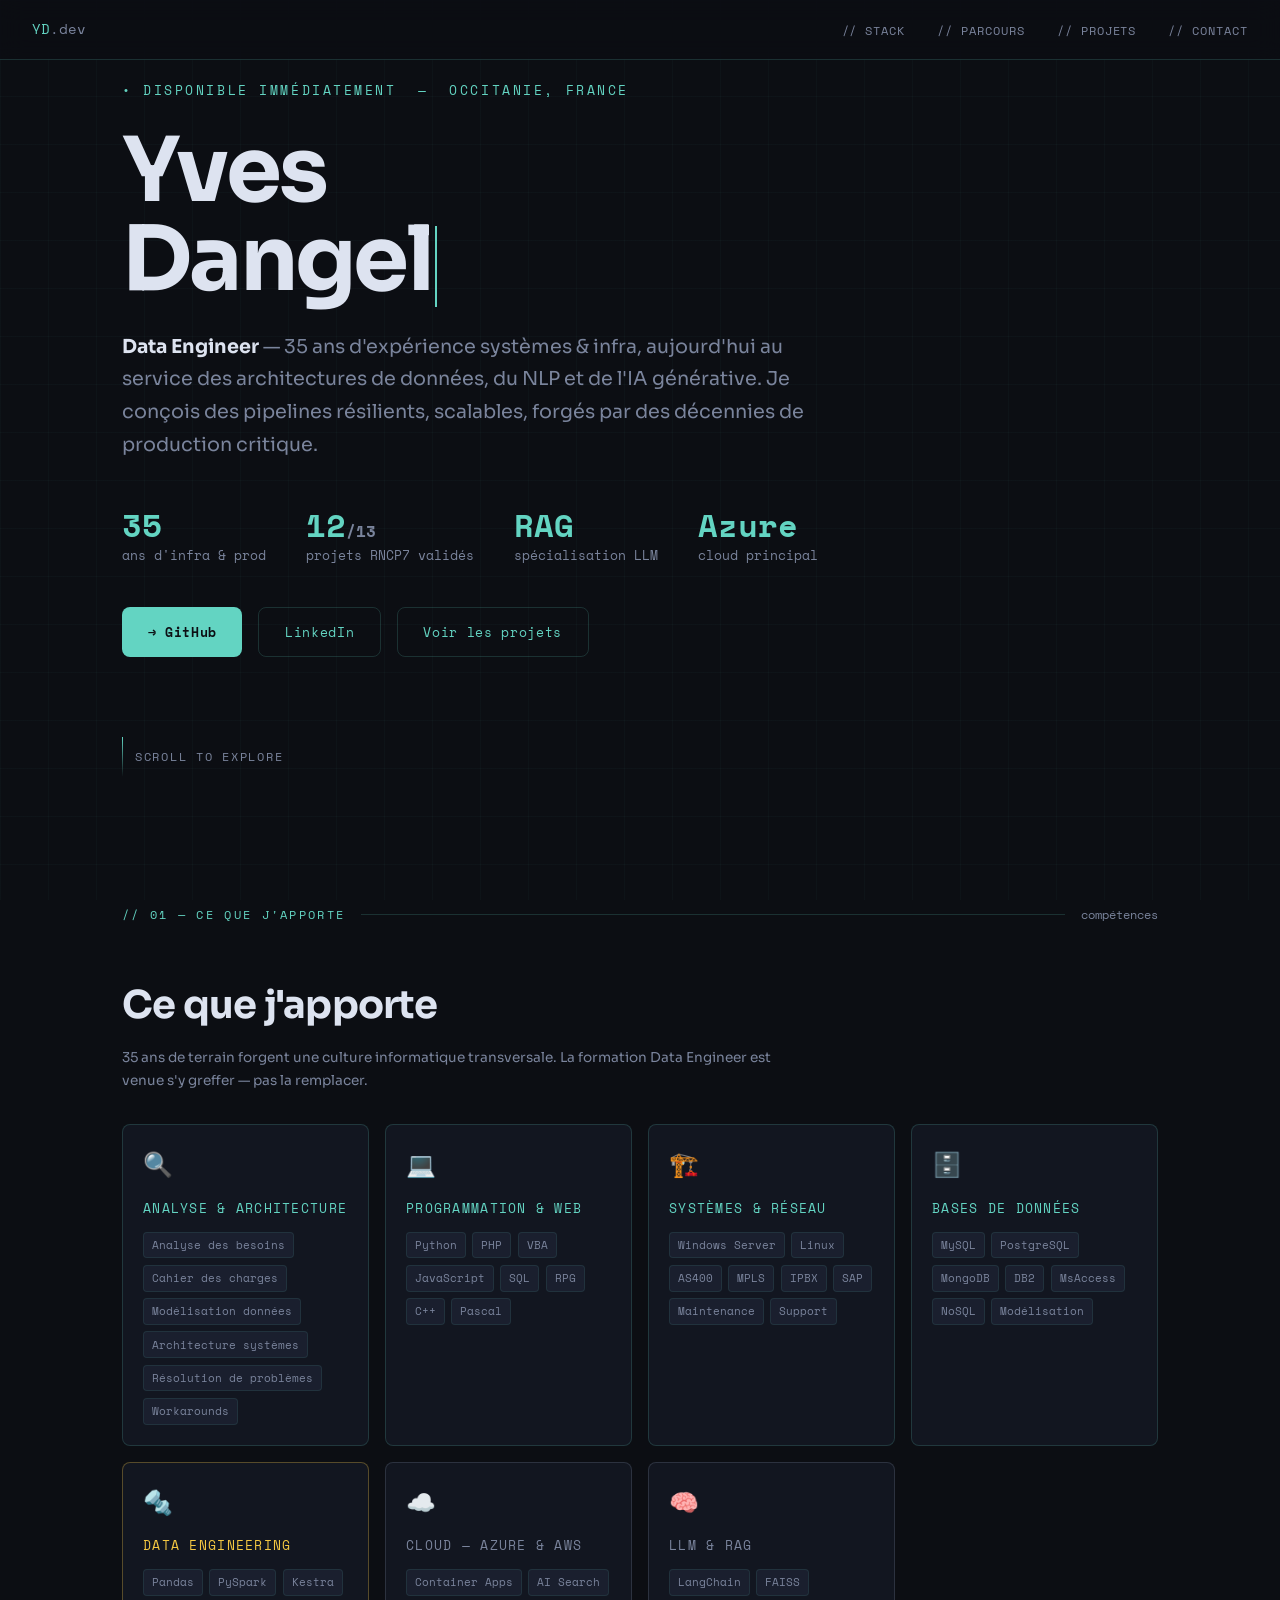
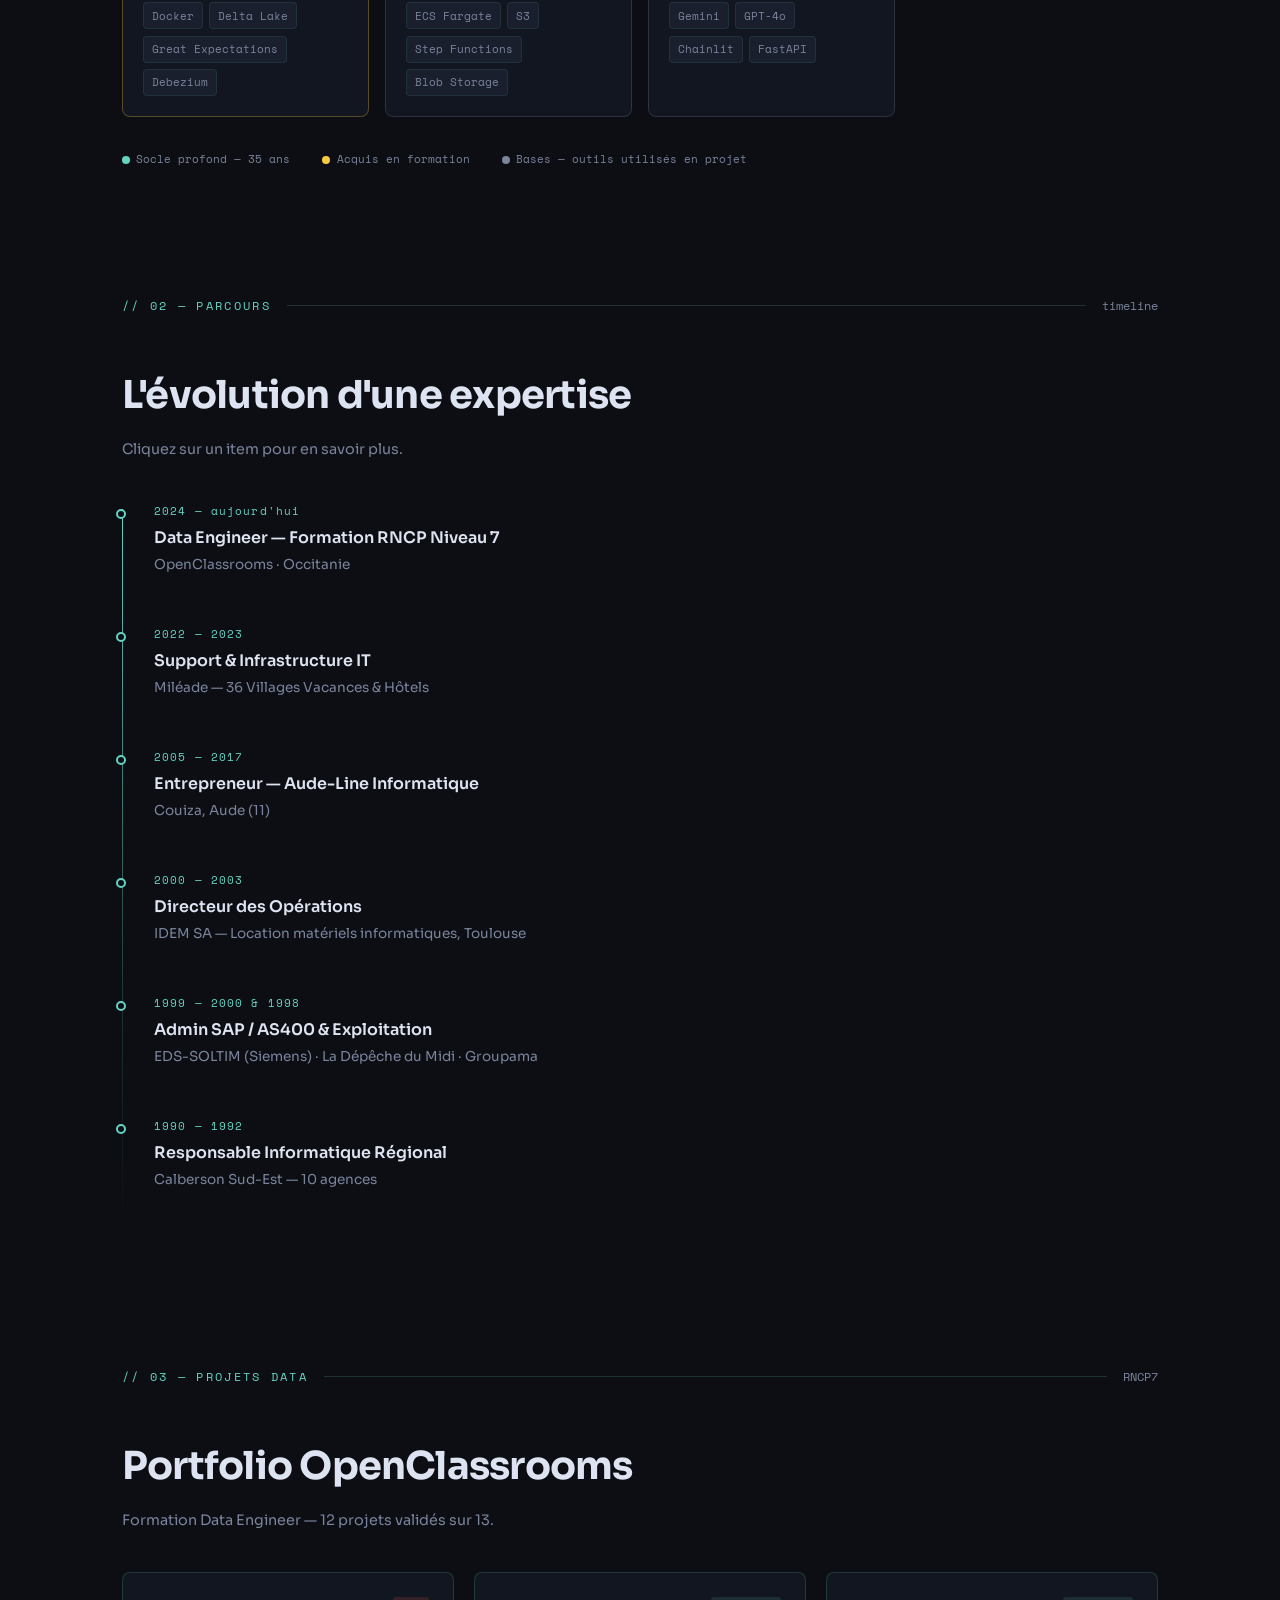
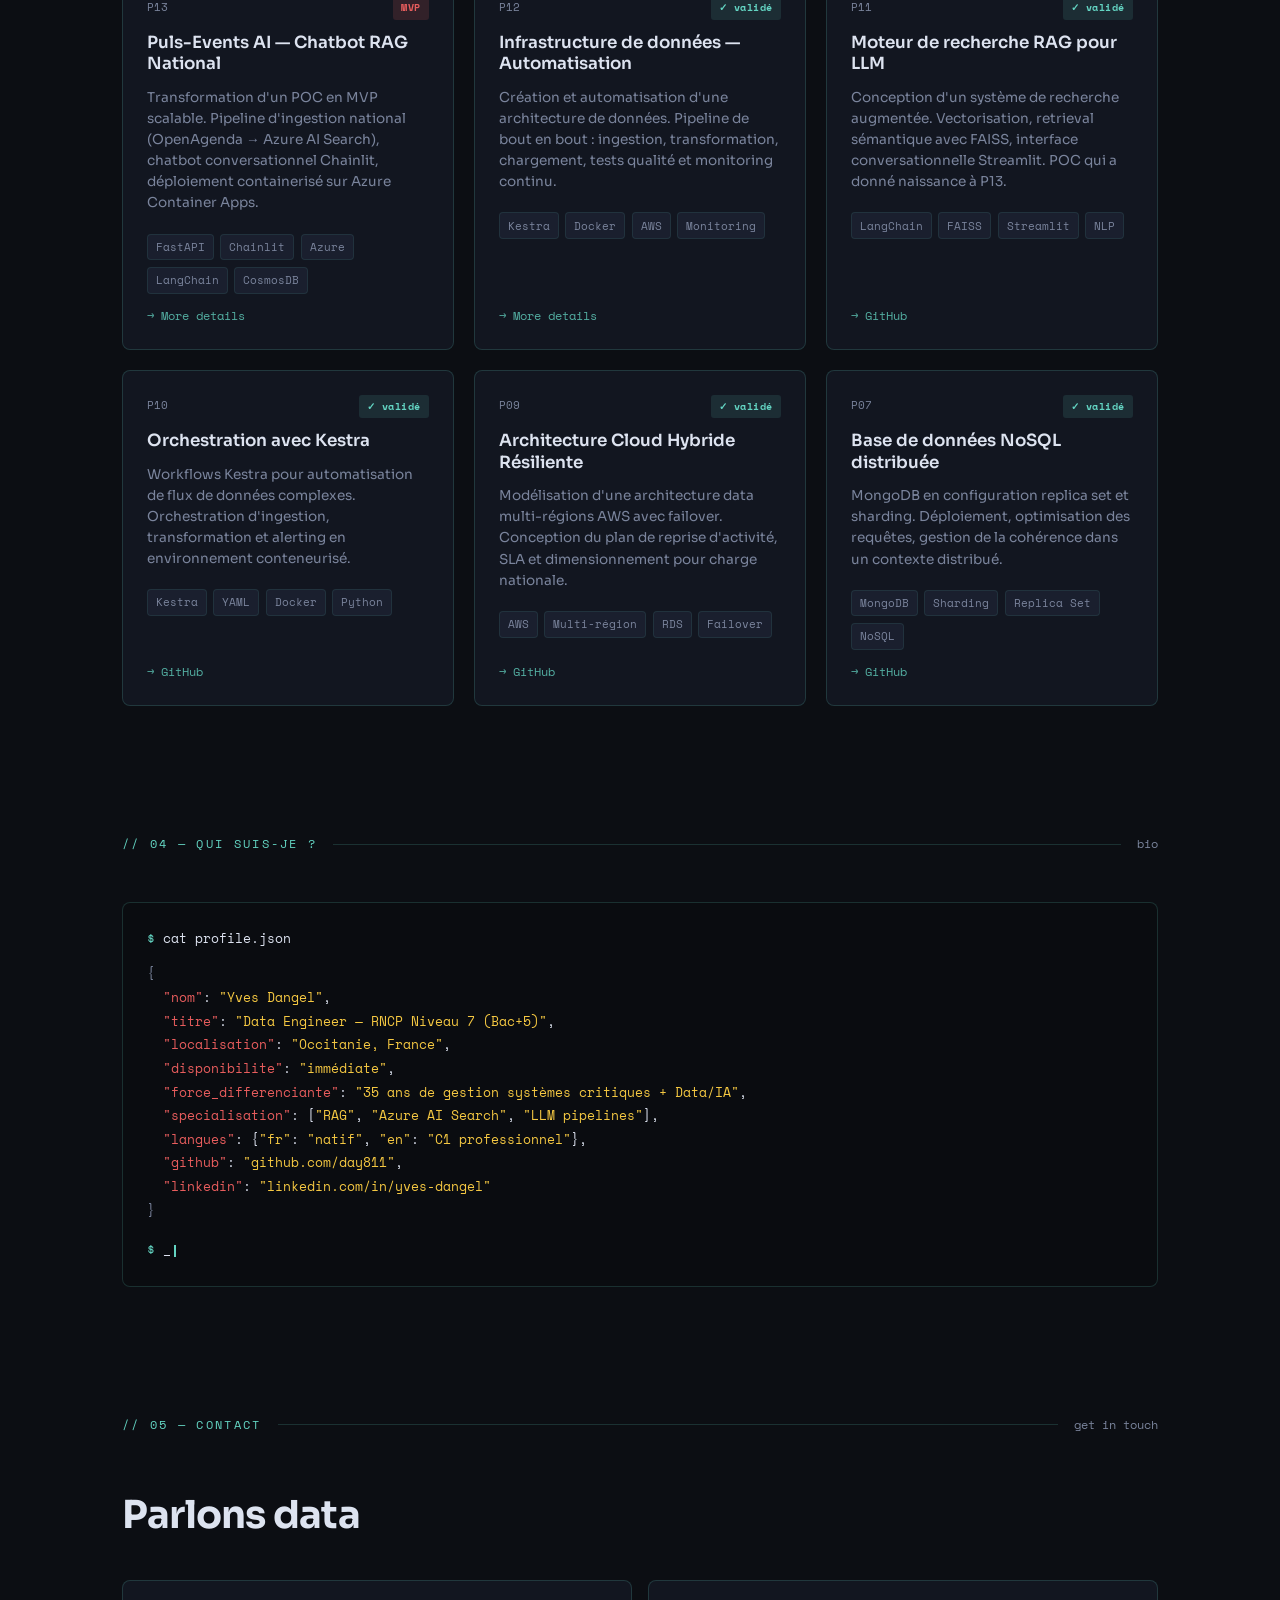
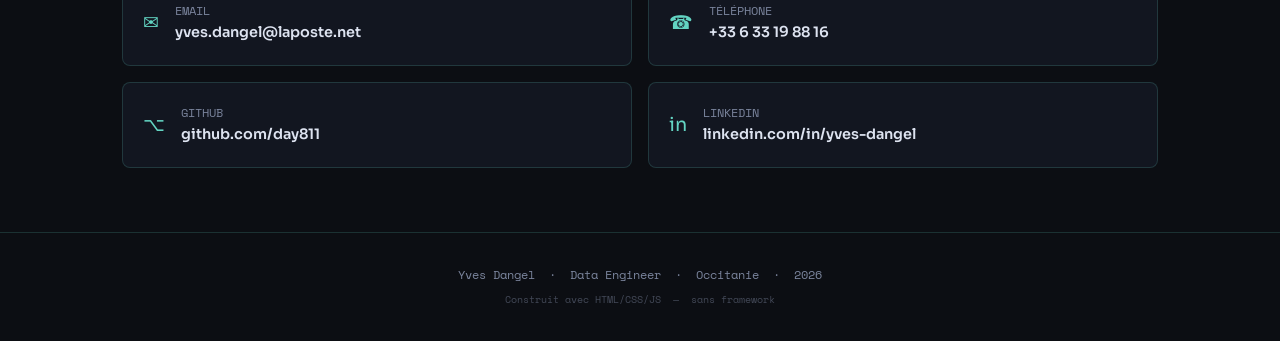
<file: index.html>
<!DOCTYPE html>
<html lang="fr">
<head>
<meta charset="UTF-8">
<meta name="viewport" content="width=device-width, initial-scale=1.0">
<title>Yves Dangel — Data Engineer</title>
<link rel="preconnect" href="https://fonts.googleapis.com">
<link rel="preconnect" href="https://fonts.gstatic.com" crossorigin>
<link href="https://fonts.googleapis.com/css2?family=Space+Mono:ital,wght@0,400;0,700;1,400&family=Sora:wght@300;400;600;700&display=swap" rel="stylesheet">
<link rel="stylesheet" href="style.css">
<style>
  h1 .name-main  { color: var(--text); }
  h1 .name-accent { color: var(--accent); }

  .timeline { position: relative; padding-left: 2rem; }
  .timeline::before { content: ''; position: absolute; left: 0; top: 8px; bottom: 8px; width: 1px; background: linear-gradient(var(--accent), var(--border) 70%, transparent); }

  .tl-item { position: relative; padding-bottom: 2.5rem; cursor: pointer; }
  .tl-item::before { content: ''; position: absolute; left: -2.35rem; top: 8px; width: 10px; height: 10px; border-radius: 50%; background: var(--bg); border: 2px solid var(--accent); transition: background 0.2s, transform 0.2s; }
  .tl-item:hover::before { background: var(--accent); transform: scale(1.4); }

  .tl-year  { font-family: var(--mono); font-size: 0.7rem; color: var(--accent); letter-spacing: 0.1em; margin-bottom: 0.25rem; }
  .tl-title { font-size: 1rem; font-weight: 600; color: var(--text); margin-bottom: 0.1rem; }
  .tl-org   { font-size: 0.85rem; color: var(--muted); margin-bottom: 0.5rem; }
  .tl-body  { font-size: 0.9rem; color: var(--muted); max-height: 0; overflow: hidden; transition: max-height 0.4s ease, opacity 0.3s ease; opacity: 0; }
  .tl-item.open .tl-body { max-height: 300px; opacity: 1; }
  .tl-tags  { display: flex; flex-wrap: wrap; gap: 0.35rem; margin-top: 0.5rem; }
  .stack-card.muted { border-color: rgba(122,132,156,0.25); }
  .stack-card.muted .stack-title { color: var(--muted); }
  .stack-legend { margin-top: 2rem; display: flex; gap: 2rem; font-family: var(--mono); font-size: 0.7rem; color: var(--muted); }
  .stack-legend span::before { content: ''; display: inline-block; width: 8px; height: 8px; border-radius: 50%; margin-right: 0.4rem; vertical-align: middle; }
  .stack-legend .l-deep::before  { background: var(--accent); }
  .stack-legend .l-solid::before { background: var(--accent3); }
  .stack-legend .l-base::before  { background: var(--muted); }  
</style>

</head>
<body>

<!-- NAV -->
<nav>
  <a href="#hero" class="nav-logo">YD<span>.dev</span></a>
  <ul class="nav-links">
    <li><a href="#adn">// stack</a></li>
    <li><a href="#parcours">// parcours</a></li>
    <li><a href="#projets">// projets</a></li>
    <li><a href="#contact">// contact</a></li>
  </ul>
</nav>

<!-- HERO -->
<section id="hero">
  <p class="hero-eyebrow">&#x2022; disponible immédiatement &nbsp;—&nbsp; Occitanie, France</p>
  <h1>
    <span class="name-main">Yves<br>Dangel</span><span class="blink"></span>
  </h1>
  <p class="hero-tagline">
    <strong>Data Engineer</strong> — 35 ans d'expérience systèmes & infra, aujourd'hui au service des architectures de données, du NLP et de l'IA générative. Je conçois des pipelines résilients, scalables, forgés par des décennies de production critique.
  </p>
  <div class="hero-stats">
    <div class="stat">
      <span class="stat-num">35</span>
      <span class="stat-label">ans d'infra &amp; prod</span>
    </div>
    <div class="stat">
      <span class="stat-num">12<span style="font-size:1rem;color:var(--muted)">/13</span></span>
      <span class="stat-label">projets RNCP7 validés</span>
    </div>
    <div class="stat">
      <span class="stat-num">RAG</span>
      <span class="stat-label">spécialisation LLM</span>
    </div>
    <div class="stat">
      <span class="stat-num">Azure</span>
      <span class="stat-label">cloud principal</span>
    </div>
  </div>
  <div class="hero-links">
    <a class="btn btn-primary" href="https://github.com/day811" target="_blank">→ GitHub</a>
    <a class="btn btn-outline" href="https://linkedin.com/in/yves-dangel" target="_blank">LinkedIn</a>
    <a class="btn btn-outline" href="#projets">Voir les projets</a>
  </div>
  <div class="hero-scroll">SCROLL TO EXPLORE</div>
</section>


<!-- ADN / STACK -->
<!-- CE QUE J'APPORTE -->
<section id="adn">
  <div class="section-header reveal">
    <span class="section-tag">// 01 — ce que j'apporte</span>
    <div class="section-line"></div>
    <span class="section-num">compétences</span>
  </div>
  <h2 class="reveal" style="margin-bottom:0.5rem;">Ce que j'apporte</h2>
  <p class="reveal" style="color:var(--muted);font-size:0.85rem;margin-bottom:2rem;max-width:650px;">
    35 ans de terrain forgent une culture informatique transversale. La formation Data Engineer est venue s'y greffer — pas la remplacer.
  </p>

  <div class="stack-grid">

    <!-- ── SOCLE PROFOND ── -->

    <div class="stack-card reveal">
      <div class="stack-icon">🔍</div>
      <div class="stack-title">Analyse & Architecture</div>
      <div class="skill-tags">
        <span class="tag">Analyse des besoins</span><span class="tag">Cahier des charges</span>
        <span class="tag">Modélisation données</span><span class="tag">Architecture systèmes</span>
        <span class="tag">Résolution de problèmes</span><span class="tag">Workarounds</span>
      </div>
    </div>

    <div class="stack-card reveal">
      <div class="stack-icon">💻</div>
      <div class="stack-title">Programmation & Web</div>
      <div class="skill-tags">
        <span class="tag">Python</span><span class="tag">PHP</span><span class="tag">VBA</span>
        <span class="tag">JavaScript</span><span class="tag">SQL</span>
        <span class="tag">RPG</span><span class="tag">C++</span><span class="tag">Pascal</span>
      </div>
    </div>

    <div class="stack-card reveal">
      <div class="stack-icon">🏗️</div>
      <div class="stack-title">Systèmes & Réseau</div>
      <div class="skill-tags">
        <span class="tag">Windows Server</span><span class="tag">Linux</span>
        <span class="tag">AS400</span><span class="tag">MPLS</span><span class="tag">IPBX</span>
        <span class="tag">SAP</span><span class="tag">Maintenance</span><span class="tag">Support</span>
      </div>
    </div>

    <div class="stack-card reveal">
      <div class="stack-icon">🗄️</div>
      <div class="stack-title">Bases de données</div>
      <div class="skill-tags">
        <span class="tag">MySQL</span><span class="tag">PostgreSQL</span><span class="tag">MongoDB</span>
        <span class="tag">DB2</span><span class="tag">MsAccess</span>
        <span class="tag">NoSQL</span><span class="tag">Modélisation</span>
      </div>
    </div>

    <!-- ── ACQUIS EN FORMATION ── -->

    <div class="stack-card reveal" style="border-color:rgba(245,200,66,0.3);">
      <div class="stack-icon">🔩</div>
      <div class="stack-title" style="color:var(--accent3);">Data Engineering</div>
      <div class="skill-tags">
        <span class="tag">Pandas</span><span class="tag">PySpark</span><span class="tag">Kestra</span>
        <span class="tag">Docker</span><span class="tag">Delta Lake</span>
        <span class="tag">Great Expectations</span><span class="tag">Debezium</span>
      </div>
    </div>

    <!-- ── NOTIONS / OUTILS UTILISÉS ── -->

    <div class="stack-card reveal" style="border-color:rgba(122,132,156,0.25);">
      <div class="stack-icon">☁️</div>
      <div class="stack-title" style="color:var(--muted);">Cloud — Azure & AWS</div>
      <div class="skill-tags">
        <span class="tag">Container Apps</span><span class="tag">AI Search</span>
        <span class="tag">ECS Fargate</span><span class="tag">S3</span>
        <span class="tag">Step Functions</span><span class="tag">Blob Storage</span>
      </div>
    </div>

    <div class="stack-card reveal" style="border-color:rgba(122,132,156,0.25);">
      <div class="stack-icon">🧠</div>
      <div class="stack-title" style="color:var(--muted);">LLM & RAG</div>
      <div class="skill-tags">
        <span class="tag">LangChain</span><span class="tag">FAISS</span>
        <span class="tag">Gemini</span><span class="tag">GPT-4o</span>
        <span class="tag">Chainlit</span><span class="tag">FastAPI</span>
      </div>
    </div>

  </div>

  <div class="stack-legend reveal">
    <span class="l-deep">Socle profond — 35 ans</span>
    <span class="l-solid">Acquis en formation</span>
    <span class="l-base">Bases — outils utilisés en projet</span>
  </div>

</section>


<!-- PARCOURS -->
<section id="parcours">
  <div class="section-header reveal">
    <span class="section-tag">// 02 — parcours</span>
    <div class="section-line"></div>
    <span class="section-num">timeline</span>
  </div>
  <h2 class="reveal" style="margin-bottom:0.5rem;">L'évolution d'une expertise</h2>
  <p class="reveal" style="color:var(--muted);margin-bottom:2.5rem;font-size:0.9rem;">Cliquez sur un item pour en savoir plus.</p>

  <div class="timeline">

    <div class="tl-item reveal" onclick="toggle(this)">
      <div class="tl-year">2024 — aujourd'hui</div>
      <div class="tl-title">Data Engineer — Formation RNCP Niveau 7</div>
      <div class="tl-org">OpenClassrooms · Occitanie</div>
      <div class="tl-body">
        12/13 projets validés (fin prévue : 8 juin 2026). Spécialisation en architectures RAG, pipelines de données cloud, NLP et déploiement Azure. Projet phare P13 : transformation d'un POC en MVP chatbot événementiel scalable à l'échelle nationale.
        <div class="tl-tags">
          <span class="tag">Python</span><span class="tag">Azure</span><span class="tag">LangChain</span><span class="tag">Docker</span><span class="tag">RAG</span>
        </div>
      </div>
    </div>

    <div class="tl-item reveal" onclick="toggle(this)">
      <div class="tl-year">2022 — 2023</div>
      <div class="tl-title">Support &amp; Infrastructure IT</div>
      <div class="tl-org">Miléade — 36 Villages Vacances &amp; Hôtels</div>
      <div class="tl-body">
        Supervision d'infrastructures multi-sites. Gestion des incidents critiques et coordination prestataires. Support 300 utilisateurs sur 36 sites (applicatifs PMS, CRM, BRS). Gestion réseau MPLS et téléphonie IPBX/Centrex.
        <div class="tl-tags">
          <span class="tag">Windows Server</span><span class="tag">MPLS</span><span class="tag">IPBX</span><span class="tag">O365</span>
        </div>
      </div>
    </div>

    <div class="tl-item reveal" onclick="toggle(this)">
      <div class="tl-year">2005 — 2017</div>
      <div class="tl-title">Entrepreneur — Aude-Line Informatique</div>
      <div class="tl-org">Couiza, Aude (11)</div>
      <div class="tl-body">
        Services IT aux entreprises et particuliers en Haute Vallée de l'Aude. Centralisation de données hétérogènes vers BdD structurée. Automatisation documentaire (PDF multilingues, données réglementaires). Solutions VBA MS Office, applications web PHP/Nooku, intégration audio Python.
        <div class="tl-tags">
          <span class="tag">PHP</span><span class="tag">VBA</span><span class="tag">Python</span><span class="tag">MySQL</span><span class="tag">Joomla</span>
        </div>
      </div>
    </div>

    <div class="tl-item reveal" onclick="toggle(this)">
      <div class="tl-year">2000 — 2003</div>
      <div class="tl-title">Directeur des Opérations</div>
      <div class="tl-org">IDEM SA — Location matériels informatiques, Toulouse</div>
      <div class="tl-body">
        Management de 25 personnes (services technique, logistique, stock). 25 000 rotations/an. Création d'un SAV interne affilié HP et Fujitsu-Siemens. Mise en place tableaux de bord et indicateurs qualité ISO 9001.
        <div class="tl-tags">
          <span class="tag">Management</span><span class="tag">ISO 9001</span><span class="tag">Windows 2000</span><span class="tag">Reporting</span>
        </div>
      </div>
    </div>

    <div class="tl-item reveal" onclick="toggle(this)">
      <div class="tl-year">1999 — 2000 &amp; 1998</div>
      <div class="tl-title">Admin SAP / AS400 &amp; Exploitation</div>
      <div class="tl-org">EDS-SOLTIM (Siemens) · La Dépêche du Midi · Groupama</div>
      <div class="tl-body">
        Administration serveurs SAP et AS400/GCOS7. Exploitation systèmes VM et Netware. Développement RPG. Infogérance pour Siemens-Automotive.
        <div class="tl-tags">
          <span class="tag">SAP</span><span class="tag">AS400</span><span class="tag">DB2</span><span class="tag">RPG</span>
        </div>
      </div>
    </div>

    <div class="tl-item reveal" onclick="toggle(this)">
      <div class="tl-year">1990 — 1992</div>
      <div class="tl-title">Responsable Informatique Régional</div>
      <div class="tl-org">Calberson Sud-Est — 10 agences</div>
      <div class="tl-body">
        Maintenance système et réseaux AS400 + 100 passifs. Exploitation DB2. Développement sous l'AGL Adélia. Pilotage mise en place automate d'exploitation SOPRA.
        <div class="tl-tags">
          <span class="tag">AS400</span><span class="tag">DB2</span><span class="tag">Adélia</span><span class="tag">Réseaux</span>
        </div>
      </div>
    </div>

  </div>
</section>


<!-- PROJETS -->
<section id="projets">
  <div class="section-header reveal">
    <span class="section-tag">// 03 — projets data</span>
    <div class="section-line"></div>
    <span class="section-num">RNCP7</span>
  </div>
  <h2 class="reveal" style="margin-bottom:0.5rem;">Portfolio OpenClassrooms</h2>
  <p class="reveal" style="color:var(--muted);margin-bottom:2.5rem;font-size:0.9rem;">Formation Data Engineer — 12 projets validés sur 13.</p>

  <div class="projects-grid">

    <div class="project-card reveal" onclick="location.href='puls-events.html'">
      <div class="project-header">
        <span class="project-num">P13</span>
        <span class="project-badge badge-mvp">MVP</span>
      </div>
      <div class="project-title">Puls-Events AI — Chatbot RAG National</div>
      <div class="project-desc">Transformation d'un POC en MVP scalable. Pipeline d'ingestion national (OpenAgenda → Azure AI Search), chatbot conversationnel Chainlit, déploiement containerisé sur Azure Container Apps.</div>
      <div class="skill-tags" style="margin-top:0.5rem;">
        <span class="tag">FastAPI</span><span class="tag">Chainlit</span><span class="tag">Azure</span><span class="tag">LangChain</span><span class="tag">CosmosDB</span>
      </div>
      <div class="project-footer">
        <a class="project-link" href="puls-events.html">→ More details</a>
      </div>
    </div>

    <div class="project-card reveal" onclick="location.href='sds-pipeline.html'">
      <div class="project-header">
        <span class="project-num">P12</span>
        <span class="project-badge badge-done">✓ validé</span>
      </div>
      <div class="project-title">Infrastructure de données — Automatisation</div>
      <div class="project-desc">Création et automatisation d'une architecture de données. Pipeline de bout en bout : ingestion, transformation, chargement, tests qualité et monitoring continu.</div>
      <div class="skill-tags" style="margin-top:0.5rem;">
        <span class="tag">Kestra</span><span class="tag">Docker</span><span class="tag">AWS</span><span class="tag">Monitoring</span>
      </div>
      <div class="project-footer">
        <a class="project-link" href="sds-pipeline.html">→ More details</a>
      </div>
    </div>

    <div class="project-card reveal" onclick="window.open('https://github.com/day811/OCDE-P11','_blank')">
      <div class="project-header">
        <span class="project-num">P11</span>
        <span class="project-badge badge-done">✓ validé</span>
      </div>
      <div class="project-title">Moteur de recherche RAG pour LLM</div>
      <div class="project-desc">Conception d'un système de recherche augmentée. Vectorisation, retrieval sémantique avec FAISS, interface conversationnelle Streamlit. POC qui a donné naissance à P13.</div>
      <div class="skill-tags" style="margin-top:0.5rem;">
        <span class="tag">LangChain</span><span class="tag">FAISS</span><span class="tag">Streamlit</span><span class="tag">NLP</span>
      </div>
      <div class="project-footer">
        <a class="project-link" href="https://github.com/day811/OCDE-P11" target="_blank">→ GitHub</a>
      </div>
    </div>

    <div class="project-card reveal" onclick="window.open('https://github.com/day811/OCDE-P10','_blank')">
      <div class="project-header">
        <span class="project-num">P10</span>
        <span class="project-badge badge-done">✓ validé</span>
      </div>
      <div class="project-title">Orchestration avec Kestra</div>
      <div class="project-desc">Workflows Kestra pour automatisation de flux de données complexes. Orchestration d'ingestion, transformation et alerting en environnement conteneurisé.</div>
      <div class="skill-tags" style="margin-top:0.5rem;">
        <span class="tag">Kestra</span><span class="tag">YAML</span><span class="tag">Docker</span><span class="tag">Python</span>
      </div>
      <div class="project-footer">
        <a class="project-link" href="https://github.com/day811/OCDE-P10" target="_blank">→ GitHub</a>
      </div>
    </div>

    <div class="project-card reveal" onclick="window.open('https://github.com/day811/OCDE-P9','_blank')">
      <div class="project-header">
        <span class="project-num">P09</span>
        <span class="project-badge badge-done">✓ validé</span>
      </div>
      <div class="project-title">Architecture Cloud Hybride Résiliente</div>
      <div class="project-desc">Modélisation d'une architecture data multi-régions AWS avec failover. Conception du plan de reprise d'activité, SLA et dimensionnement pour charge nationale.</div>
      <div class="skill-tags" style="margin-top:0.5rem;">
        <span class="tag">AWS</span><span class="tag">Multi-région</span><span class="tag">RDS</span><span class="tag">Failover</span>
      </div>
      <div class="project-footer">
        <a class="project-link" href="https://github.com/day811/OCDE-P9" target="_blank">→ GitHub</a>
      </div>
    </div>

    <div class="project-card reveal" onclick="window.open('https://github.com/day811/OCDE-P7','_blank')">
      <div class="project-header">
        <span class="project-num">P07</span>
        <span class="project-badge badge-done">✓ validé</span>
      </div>
      <div class="project-title">Base de données NoSQL distribuée</div>
      <div class="project-desc">MongoDB en configuration replica set et sharding. Déploiement, optimisation des requêtes, gestion de la cohérence dans un contexte distribué.</div>
      <div class="skill-tags" style="margin-top:0.5rem;">
        <span class="tag">MongoDB</span><span class="tag">Sharding</span><span class="tag">Replica Set</span><span class="tag">NoSQL</span>
      </div>
      <div class="project-footer">
        <a class="project-link" href="https://github.com/day811/OCDE-P7" target="_blank">→ GitHub</a>
      </div>
    </div>

  </div>
</section>


<!-- TERMINAL BIO -->
<section id="bio">
  <div class="section-header reveal">
    <span class="section-tag">// 04 — qui suis-je ?</span>
    <div class="section-line"></div>
    <span class="section-num">bio</span>
  </div>

  <div class="terminal reveal">
    <div><span class="t-prompt">$ </span><span class="t-cmd">cat profile.json</span></div>
    <div style="margin-top:0.75rem;">
      <span class="t-out">{</span><br>
      &nbsp;&nbsp;<span class="t-key">"nom"</span>: <span class="t-str">"Yves Dangel"</span>,<br>
      &nbsp;&nbsp;<span class="t-key">"titre"</span>: <span class="t-str">"Data Engineer — RNCP Niveau 7 (Bac+5)"</span>,<br>
      &nbsp;&nbsp;<span class="t-key">"localisation"</span>: <span class="t-str">"Occitanie, France"</span>,<br>
      &nbsp;&nbsp;<span class="t-key">"disponibilite"</span>: <span class="t-str">"immédiate"</span>,<br>
      &nbsp;&nbsp;<span class="t-key">"force_differenciante"</span>: <span class="t-str">"35 ans de gestion systèmes critiques + Data/IA"</span>,<br>
      &nbsp;&nbsp;<span class="t-key">"specialisation"</span>: [<span class="t-str">"RAG"</span>, <span class="t-str">"Azure AI Search"</span>, <span class="t-str">"LLM pipelines"</span>],<br>
      &nbsp;&nbsp;<span class="t-key">"langues"</span>: {<span class="t-str">"fr"</span>: <span class="t-str">"natif"</span>, <span class="t-str">"en"</span>: <span class="t-str">"C1 professionnel"</span>},<br>
      &nbsp;&nbsp;<span class="t-key">"github"</span>: <span class="t-str">"github.com/day811"</span>,<br>
      &nbsp;&nbsp;<span class="t-key">"linkedin"</span>: <span class="t-str">"linkedin.com/in/yves-dangel"</span><br>
      <span class="t-out">}</span>
    </div>
    <div style="margin-top:1rem;"><span class="t-prompt">$ </span><span class="t-cmd">_</span><span class="blink"></span></div>
  </div>
</section>


<!-- CONTACT -->
<section id="contact">
  <div class="section-header reveal">
    <span class="section-tag">// 05 — contact</span>
    <div class="section-line"></div>
    <span class="section-num">get in touch</span>
  </div>
  <h2 class="reveal" style="margin-bottom:2rem;">Parlons data</h2>

  <div class="contact-grid reveal">
    <a class="contact-item" href="mailto:yves.dangel@laposte.net">
      <span class="contact-icon">✉</span>
      <div>
        <div class="contact-label">EMAIL</div>
        <div class="contact-value">yves.dangel@laposte.net</div>
      </div>
    </a>
    <a class="contact-item" href="tel:+33633198816">
      <span class="contact-icon">☎</span>
      <div>
        <div class="contact-label">TÉLÉPHONE</div>
        <div class="contact-value">+33 6 33 19 88 16</div>
      </div>
    </a>
    <a class="contact-item" href="https://github.com/day811" target="_blank">
      <span class="contact-icon">⌥</span>
      <div>
        <div class="contact-label">GITHUB</div>
        <div class="contact-value">github.com/day811</div>
      </div>
    </a>
    <a class="contact-item" href="https://linkedin.com/in/yves-dangel" target="_blank">
      <span class="contact-icon">in</span>
      <div>
        <div class="contact-label">LINKEDIN</div>
        <div class="contact-value">linkedin.com/in/yves-dangel</div>
      </div>
    </a>
  </div>
</section>

<footer>
  <p>Yves Dangel &nbsp;·&nbsp; Data Engineer &nbsp;·&nbsp; Occitanie &nbsp;·&nbsp; 2026</p>
  <p style="margin-top:0.4rem;font-size:0.65rem;opacity:0.5;">Construit avec HTML/CSS/JS &nbsp;—&nbsp; sans framework</p>
</footer>

<script>
  /* Scroll reveal */
  const observer = new IntersectionObserver((entries) => {
    entries.forEach(e => {
      if (e.isIntersecting) { e.target.classList.add('visible'); }
    });
  }, { threshold: 0.1 });
  document.querySelectorAll('.reveal').forEach(el => observer.observe(el));

  /* Timeline toggle */
  function toggle(el) {
    const wasOpen = el.classList.contains('open');
    document.querySelectorAll('.tl-item.open').forEach(i => i.classList.remove('open'));
    if (!wasOpen) el.classList.add('open');
  }

  /* Stagger reveal cards */
  document.querySelectorAll('.projects-grid .project-card').forEach((card, i) => {
    card.style.transitionDelay = (i * 0.08) + 's';
  });
  document.querySelectorAll('.stack-grid .stack-card').forEach((card, i) => {
    card.style.transitionDelay = (i * 0.06) + 's';
  });
</script>

</body>
</html>
</file>
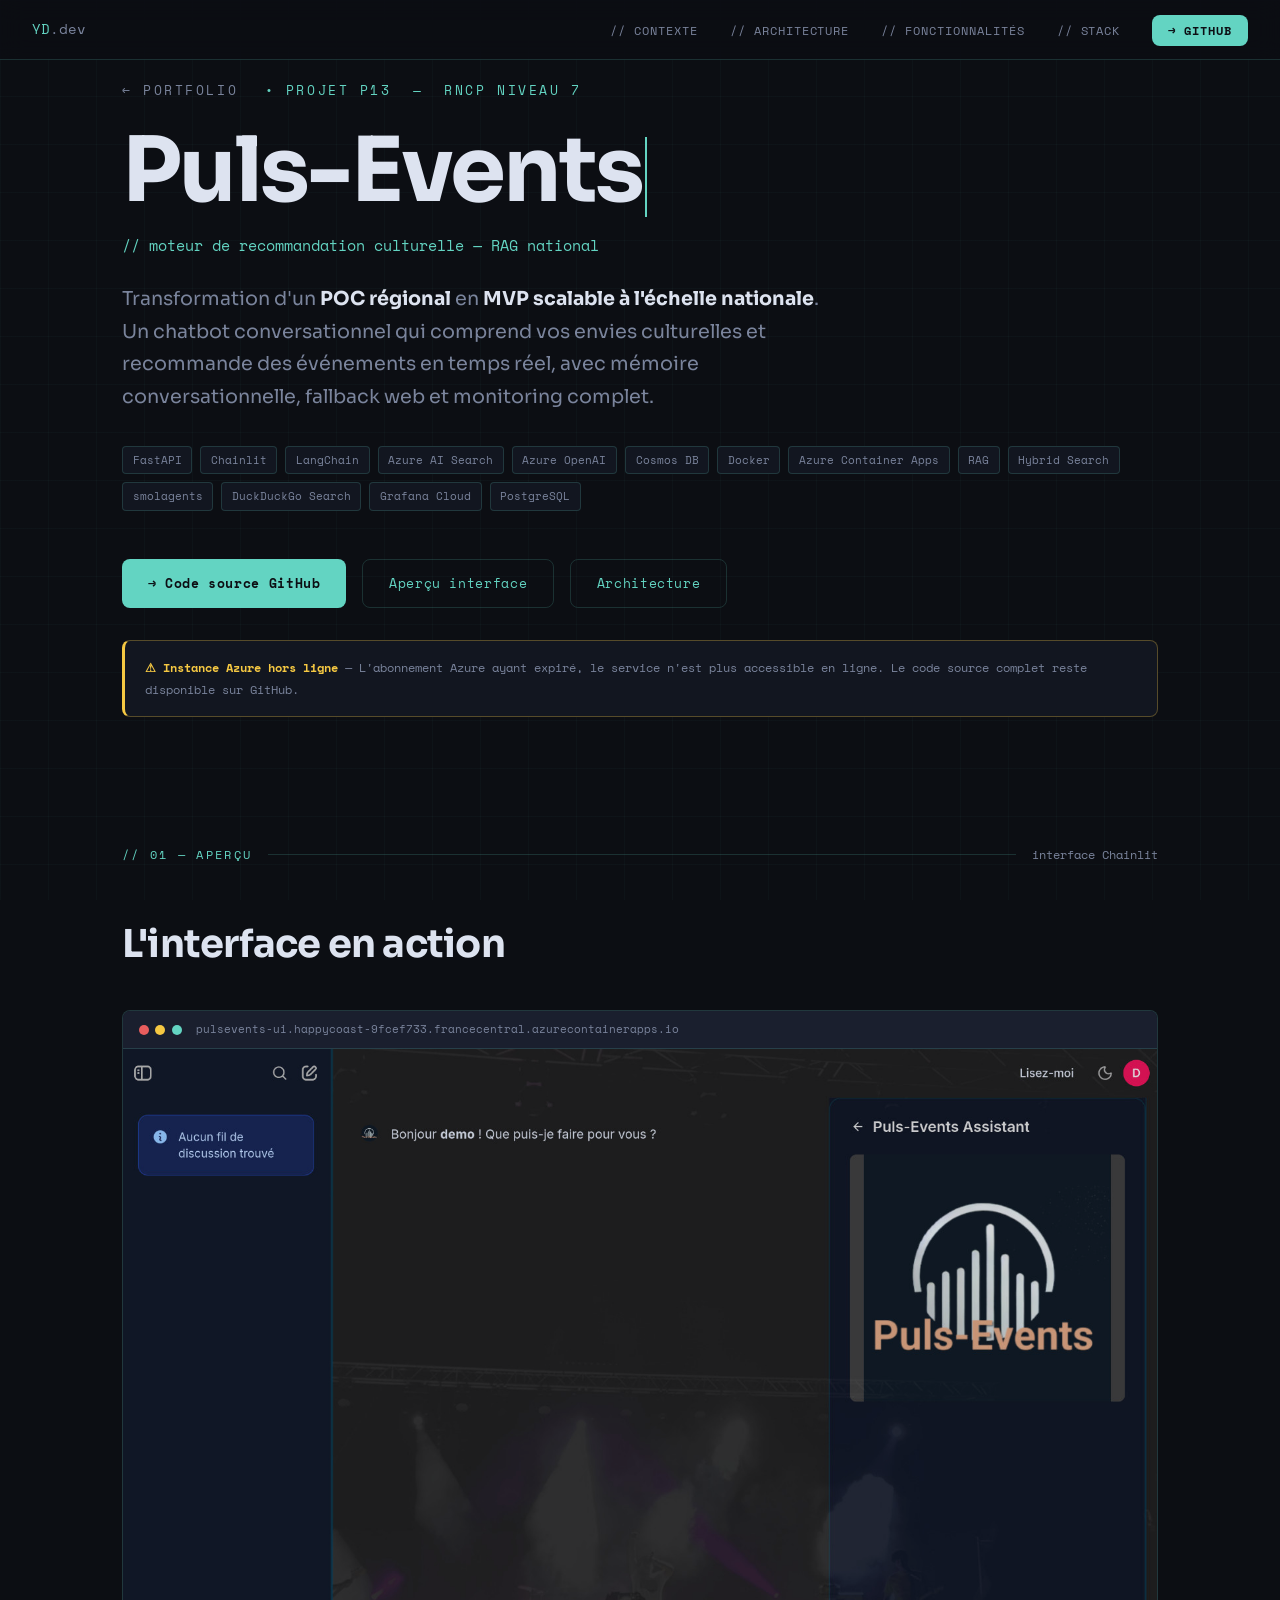
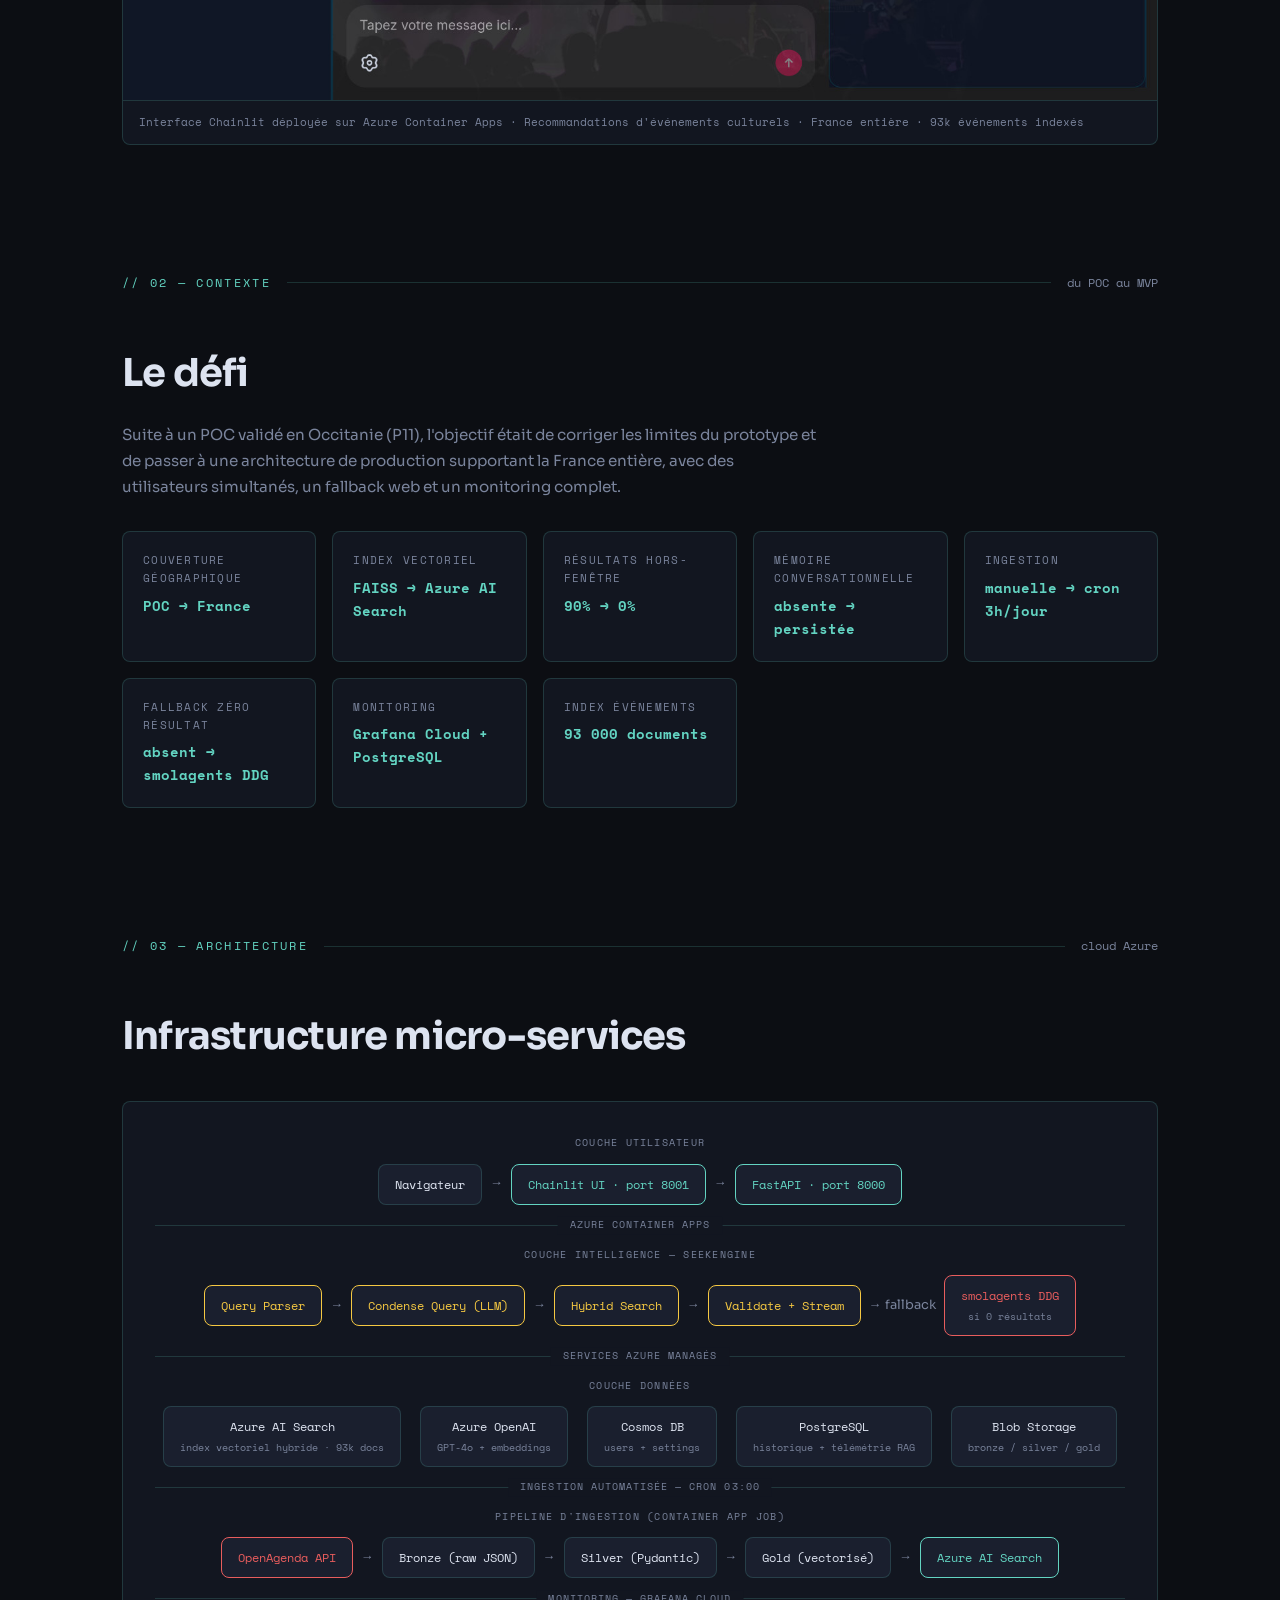
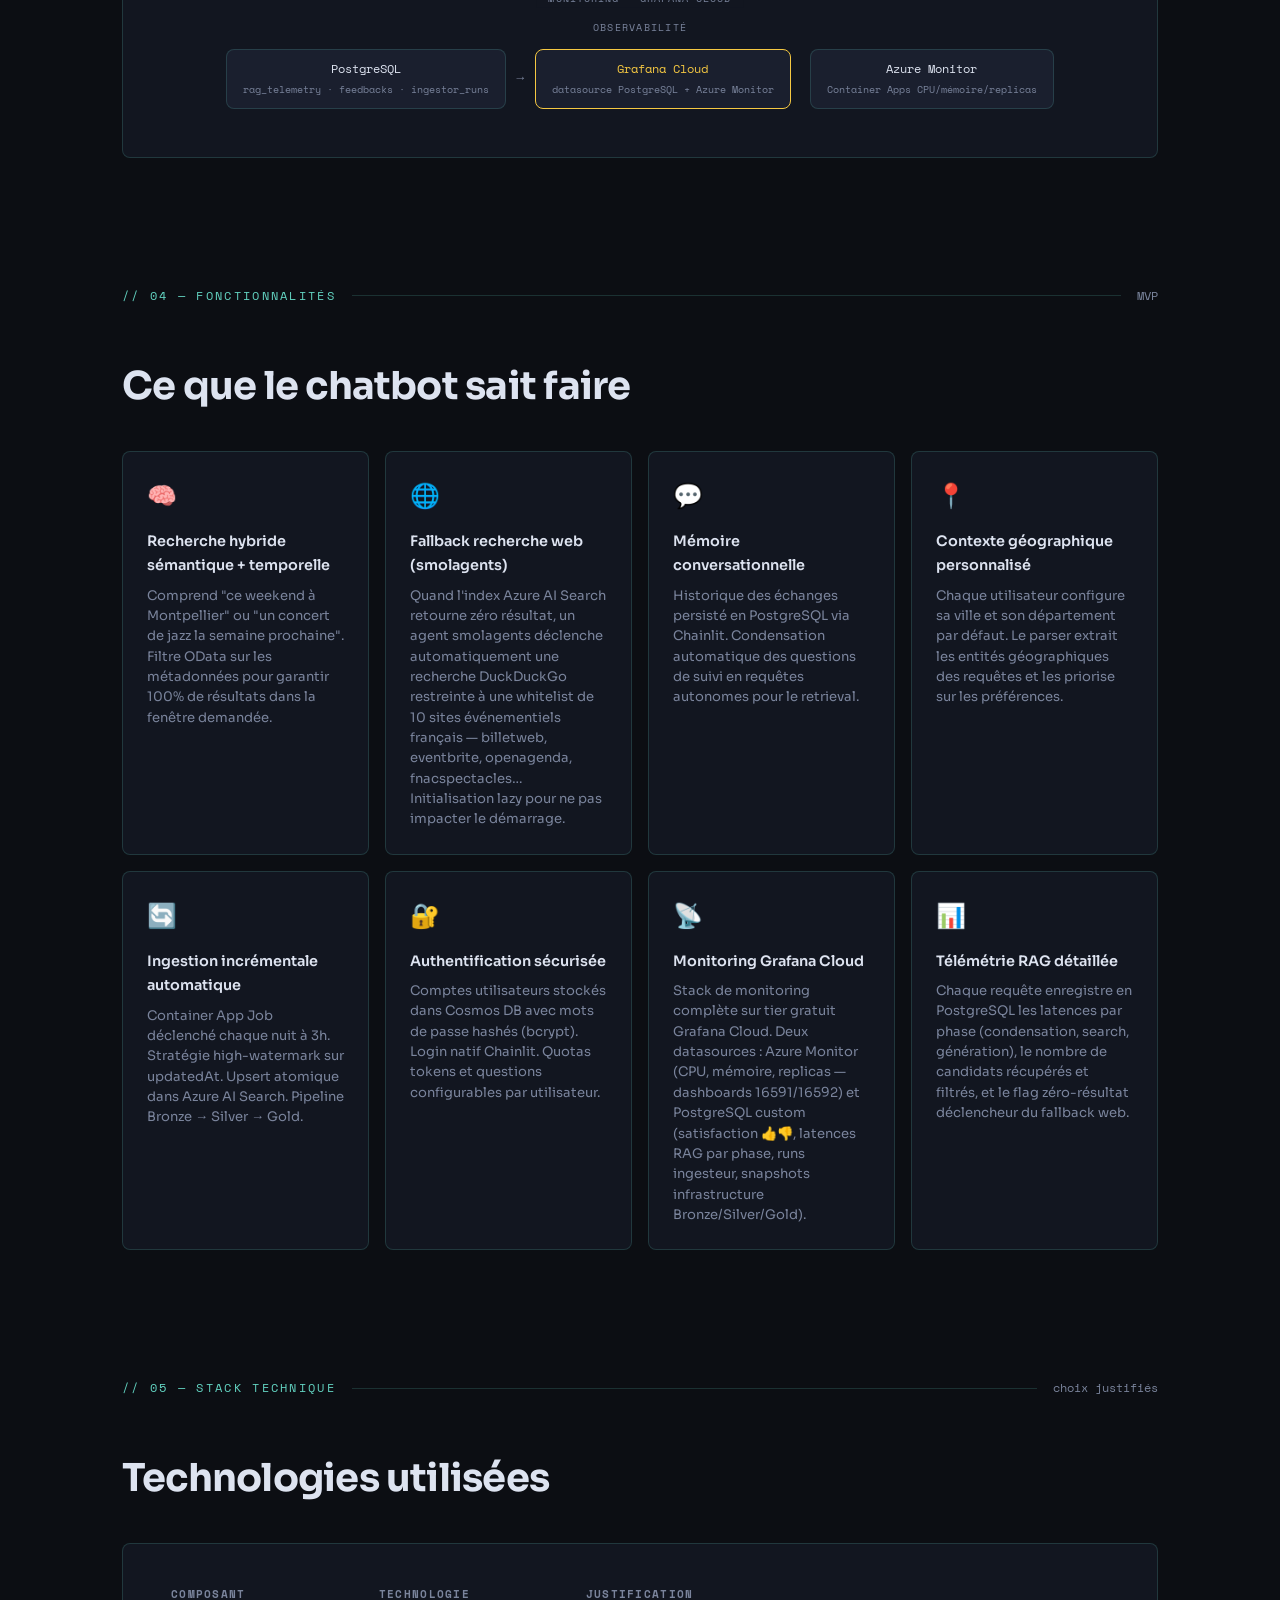
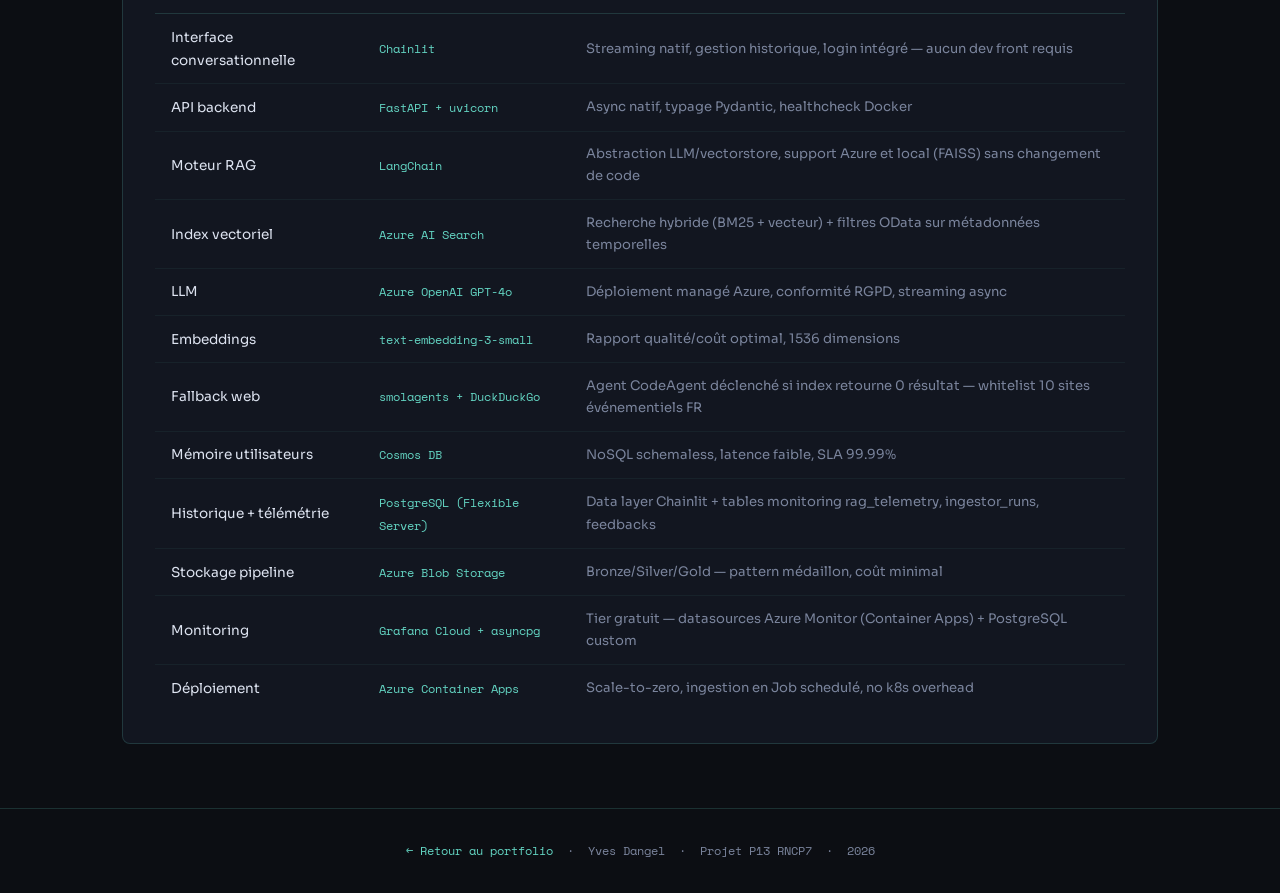
<file: puls-events.html>
<!DOCTYPE html>
<html lang="fr">
<head>
<meta charset="UTF-8">
<meta name="viewport" content="width=device-width, initial-scale=1.0">
<title>Puls-Events AI — Projet P13</title>
<link rel="preconnect" href="https://fonts.googleapis.com">
<link rel="preconnect" href="https://fonts.gstatic.com" crossorigin>
<link href="https://fonts.googleapis.com/css2?family=Space+Mono:ital,wght@0,400;0,700;1,400&family=Sora:wght@300;400;600;700&display=swap" rel="stylesheet">
<link rel="stylesheet" href="style.css">
<style>
  .arch-container { background: var(--bg2); border: 1px solid var(--border); border-radius: var(--radius); padding: 2rem; overflow-x: auto; }
  .arch-row       { display: flex; align-items: center; justify-content: center; gap: 0.5rem; flex-wrap: wrap; margin-bottom: 1rem; }
  .arch-label     { font-family: var(--mono); font-size: 0.65rem; color: var(--muted); letter-spacing: 0.12em; text-transform: uppercase; text-align: center; margin-bottom: 0.75rem; }
  .arch-box       { background: var(--bg3); border: 1px solid var(--border); border-radius: var(--radius); padding: 0.6rem 1rem; font-family: var(--mono); font-size: 0.72rem; color: var(--text); text-align: center; white-space: nowrap; }
  .arch-box.accent { border-color: var(--accent);  color: var(--accent); }
  .arch-box.warn   { border-color: var(--accent3); color: var(--accent3); }
  .arch-box.danger { border-color: var(--accent2); color: var(--accent2); }
  .arch-arrow      { font-size: 0.8rem; color: var(--muted); }
  .arch-divider    { height: 1px; background: var(--border); margin: 1.25rem 0; position: relative; }
  .arch-divider::after { content: attr(data-label); position: absolute; left: 50%; top: 50%; transform: translate(-50%, -50%); background: var(--bg2); padding: 0 0.75rem; font-family: var(--mono); font-size: 0.65rem; color: var(--muted); letter-spacing: 0.1em; text-transform: uppercase; }

  /* Screenshot showcase */
  .screenshot-container {
    background: var(--bg2);
    border: 1px solid var(--border);
    border-radius: var(--radius);
    overflow: hidden;
  }
  .screenshot-bar {
    background: var(--bg3);
    padding: 0.6rem 1rem;
    display: flex;
    align-items: center;
    gap: 0.4rem;
    border-bottom: 1px solid var(--border);
  }
  .screenshot-dot {
    width: 10px; height: 10px; border-radius: 50%;
  }
  .screenshot-dot.r { background: #e85d5d; }
  .screenshot-dot.y { background: #f5c842; }
  .screenshot-dot.g { background: #63d4c2; }
  .screenshot-url {
    flex: 1;
    font-family: var(--mono);
    font-size: 0.68rem;
    color: var(--muted);
    margin-left: 0.5rem;
  }
  .screenshot-container img {
    width: 100%;
    display: block;
    opacity: 0.92;
  }
  .screenshot-caption {
    padding: 0.75rem 1rem;
    font-family: var(--mono);
    font-size: 0.68rem;
    color: var(--muted);
    border-top: 1px solid var(--border);
  }

  /* Offline notice */
  .offline-notice {
    background: var(--bg2);
    border: 1px solid rgba(245,200,66,0.3);
    border-left: 3px solid var(--accent3);
    border-radius: var(--radius);
    padding: 1rem 1.25rem;
    font-family: var(--mono);
    font-size: 0.78rem;
    color: var(--muted);
    margin-top: 2rem;
  }
  .offline-notice strong { color: var(--accent3); }
</style>
</head>
<body>

<!-- NAV -->
<nav>
  <a href="index.html" class="nav-logo">YD<span>.dev</span></a>
  <ul class="nav-links">
    <li><a href="#contexte">// contexte</a></li>
    <li><a href="#architecture">// architecture</a></li>
    <li><a href="#features">// fonctionnalités</a></li>
    <li><a href="#stack">// stack</a></li>
    <li><a href="https://github.com/day811/OCDE-P13" target="_blank" class="nav-cta">→ GitHub</a></li>
  </ul>
</nav>

<!-- HERO -->
<section id="hero">
  <p class="hero-eyebrow">
    <a href="index.html" class="back-link">← portfolio</a>
    &#x2022; projet P13 &nbsp;—&nbsp; RNCP Niveau 7
  </p>
  <h1>Puls-Events<span class="blink"></span></h1>
  <p class="hero-sub">// moteur de recommandation culturelle — RAG national</p>
  <p class="hero-tagline">
    Transformation d'un <strong>POC régional</strong> en <strong>MVP scalable à l'échelle nationale</strong>. Un chatbot conversationnel qui comprend vos envies culturelles et recommande des événements en temps réel, avec mémoire conversationnelle, fallback web et monitoring complet.
  </p>
  <div class="hero-badges">
    <span class="badge">FastAPI</span>
    <span class="badge">Chainlit</span>
    <span class="badge">LangChain</span>
    <span class="badge">Azure AI Search</span>
    <span class="badge">Azure OpenAI</span>
    <span class="badge">Cosmos DB</span>
    <span class="badge">Docker</span>
    <span class="badge">Azure Container Apps</span>
    <span class="badge">RAG</span>
    <span class="badge">Hybrid Search</span>
    <span class="badge">smolagents</span>
    <span class="badge">DuckDuckGo Search</span>
    <span class="badge">Grafana Cloud</span>
    <span class="badge">PostgreSQL</span>
  </div>
  <div class="hero-cta">
    <a class="btn btn-primary" href="https://github.com/day811/OCDE-P13" target="_blank">→ Code source GitHub</a>
    <a class="btn btn-outline" href="#apercu">Aperçu interface</a>
    <a class="btn btn-outline" href="#architecture">Architecture</a>
  </div>

  <div class="offline-notice reveal">
    <strong>⚠ Instance Azure hors ligne</strong> — L'abonnement Azure ayant expiré, le service n'est plus accessible en ligne. Le code source complet reste disponible sur GitHub.
  </div>
</section>


<!-- APERÇU INTERFACE -->
<section id="apercu">
  <div class="section-header reveal">
    <span class="section-tag">// 01 — aperçu</span>
    <div class="section-line"></div>
    <span class="section-num">interface Chainlit</span>
  </div>
  <h2 class="reveal" style="margin-bottom:2rem;">L'interface en action</h2>

  <div class="screenshot-container reveal">
    <div class="screenshot-bar">
      <span class="screenshot-dot r"></span>
      <span class="screenshot-dot y"></span>
      <span class="screenshot-dot g"></span>
      <span class="screenshot-url">pulsevents-ui.happycoast-9fcef733.francecentral.azurecontainerapps.io</span>
    </div>
    <img src="chainlit.jpg" alt="Interface Puls-Events AI — chatbot de recommandation culturelle Chainlit" />
    <div class="screenshot-caption">
      Interface Chainlit déployée sur Azure Container Apps · Recommandations d'événements culturels · France entière · 93k événements indexés
    </div>
  </div>
</section>


<!-- CONTEXTE -->
<section id="contexte">
  <div class="section-header reveal">
    <span class="section-tag">// 02 — contexte</span>
    <div class="section-line"></div>
    <span class="section-num">du POC au MVP</span>
  </div>
  <h2 class="reveal" style="margin-bottom:1rem;">Le défi</h2>
  <p class="reveal" style="color:var(--muted);max-width:700px;font-size:0.95rem;">
    Suite à un POC validé en Occitanie (P11), l'objectif était de corriger les limites du prototype et de passer à une architecture de production supportant la France entière, avec des utilisateurs simultanés, un fallback web et un monitoring complet.
  </p>

  <div class="context-grid reveal">
    <div class="ctx-card">
      <div class="ctx-label">Couverture géographique</div>
      <div class="ctx-value accent">POC → France</div>
    </div>
    <div class="ctx-card">
      <div class="ctx-label">Index vectoriel</div>
      <div class="ctx-value accent">FAISS → Azure AI Search</div>
    </div>
    <div class="ctx-card">
      <div class="ctx-label">Résultats hors-fenêtre</div>
      <div class="ctx-value accent">90% → 0%</div>
    </div>
    <div class="ctx-card">
      <div class="ctx-label">Mémoire conversationnelle</div>
      <div class="ctx-value accent">absente → persistée</div>
    </div>
    <div class="ctx-card">
      <div class="ctx-label">Ingestion</div>
      <div class="ctx-value accent">manuelle → cron 3h/jour</div>
    </div>
    <div class="ctx-card">
      <div class="ctx-label">Fallback zéro résultat</div>
      <div class="ctx-value accent">absent → smolagents DDG</div>
    </div>
    <div class="ctx-card">
      <div class="ctx-label">Monitoring</div>
      <div class="ctx-value accent">Grafana Cloud + PostgreSQL</div>
    </div>
    <div class="ctx-card">
      <div class="ctx-label">Index événements</div>
      <div class="ctx-value accent">93 000 documents</div>
    </div>
  </div>
</section>


<!-- ARCHITECTURE -->
<section id="architecture">
  <div class="section-header reveal">
    <span class="section-tag">// 03 — architecture</span>
    <div class="section-line"></div>
    <span class="section-num">cloud Azure</span>
  </div>
  <h2 class="reveal" style="margin-bottom:2rem;">Infrastructure micro-services</h2>

  <div class="arch-container reveal">

    <div class="arch-label">couche utilisateur</div>
    <div class="arch-row">
      <div class="arch-box">Navigateur</div>
      <div class="arch-arrow">→</div>
      <div class="arch-box accent">Chainlit UI · port 8001</div>
      <div class="arch-arrow">→</div>
      <div class="arch-box accent">FastAPI · port 8000</div>
    </div>

    <div class="arch-divider" data-label="Azure Container Apps"></div>

    <div class="arch-label">couche intelligence — SeekEngine</div>
    <div class="arch-row">
      <div class="arch-box warn">Query Parser</div>
      <div class="arch-arrow">→</div>
      <div class="arch-box warn">Condense Query (LLM)</div>
      <div class="arch-arrow">→</div>
      <div class="arch-box warn">Hybrid Search</div>
      <div class="arch-arrow">→</div>
      <div class="arch-box warn">Validate + Stream</div>
      <div class="arch-arrow">→ fallback</div>
      <div class="arch-box danger">smolagents DDG<br><small style="color:var(--muted);font-size:0.6rem;">si 0 résultats</small></div>
    </div>

    <div class="arch-divider" data-label="services Azure managés"></div>

    <div class="arch-label">couche données</div>
    <div class="arch-row">
      <div class="arch-box">Azure AI Search<br><small style="color:var(--muted);font-size:0.6rem;">index vectoriel hybride · 93k docs</small></div>
      <div class="arch-arrow">&nbsp;</div>
      <div class="arch-box">Azure OpenAI<br><small style="color:var(--muted);font-size:0.6rem;">GPT-4o + embeddings</small></div>
      <div class="arch-arrow">&nbsp;</div>
      <div class="arch-box">Cosmos DB<br><small style="color:var(--muted);font-size:0.6rem;">users + settings</small></div>
      <div class="arch-arrow">&nbsp;</div>
      <div class="arch-box">PostgreSQL<br><small style="color:var(--muted);font-size:0.6rem;">historique + télémétrie RAG</small></div>
      <div class="arch-arrow">&nbsp;</div>
      <div class="arch-box">Blob Storage<br><small style="color:var(--muted);font-size:0.6rem;">bronze / silver / gold</small></div>
    </div>

    <div class="arch-divider" data-label="ingestion automatisée — cron 03:00"></div>

    <div class="arch-label">pipeline d'ingestion (Container App Job)</div>
    <div class="arch-row">
      <div class="arch-box danger">OpenAgenda API</div>
      <div class="arch-arrow">→</div>
      <div class="arch-box">Bronze (raw JSON)</div>
      <div class="arch-arrow">→</div>
      <div class="arch-box">Silver (Pydantic)</div>
      <div class="arch-arrow">→</div>
      <div class="arch-box">Gold (vectorisé)</div>
      <div class="arch-arrow">→</div>
      <div class="arch-box accent">Azure AI Search</div>
    </div>

    <div class="arch-divider" data-label="monitoring — Grafana Cloud"></div>

    <div class="arch-label">observabilité</div>
    <div class="arch-row">
      <div class="arch-box">PostgreSQL<br><small style="color:var(--muted);font-size:0.6rem;">rag_telemetry · feedbacks · ingestor_runs</small></div>
      <div class="arch-arrow">→</div>
      <div class="arch-box warn">Grafana Cloud<br><small style="color:var(--muted);font-size:0.6rem;">datasource PostgreSQL + Azure Monitor</small></div>
      <div class="arch-arrow">&nbsp;</div>
      <div class="arch-box">Azure Monitor<br><small style="color:var(--muted);font-size:0.6rem;">Container Apps CPU/mémoire/replicas</small></div>
    </div>

  </div>
</section>


<!-- FONCTIONNALITÉS -->
<section id="features">
  <div class="section-header reveal">
    <span class="section-tag">// 04 — fonctionnalités</span>
    <div class="section-line"></div>
    <span class="section-num">MVP</span>
  </div>
  <h2 class="reveal" style="margin-bottom:2rem;">Ce que le chatbot sait faire</h2>

  <div class="features-grid">

    <div class="feat-card reveal">
      <div class="feat-icon">🧠</div>
      <div class="feat-title">Recherche hybride sémantique + temporelle</div>
      <div class="feat-desc">Comprend "ce weekend à Montpellier" ou "un concert de jazz la semaine prochaine". Filtre OData sur les métadonnées pour garantir 100% de résultats dans la fenêtre demandée.</div>
    </div>

    <div class="feat-card reveal">
      <div class="feat-icon">🌐</div>
      <div class="feat-title">Fallback recherche web (smolagents)</div>
      <div class="feat-desc">Quand l'index Azure AI Search retourne zéro résultat, un agent smolagents déclenche automatiquement une recherche DuckDuckGo restreinte à une whitelist de 10 sites événementiels français — billetweb, eventbrite, openagenda, fnacspectacles… Initialisation lazy pour ne pas impacter le démarrage.</div>
    </div>

    <div class="feat-card reveal">
      <div class="feat-icon">💬</div>
      <div class="feat-title">Mémoire conversationnelle</div>
      <div class="feat-desc">Historique des échanges persisté en PostgreSQL via Chainlit. Condensation automatique des questions de suivi en requêtes autonomes pour le retrieval.</div>
    </div>

    <div class="feat-card reveal">
      <div class="feat-icon">📍</div>
      <div class="feat-title">Contexte géographique personnalisé</div>
      <div class="feat-desc">Chaque utilisateur configure sa ville et son département par défaut. Le parser extrait les entités géographiques des requêtes et les priorise sur les préférences.</div>
    </div>

    <div class="feat-card reveal">
      <div class="feat-icon">🔄</div>
      <div class="feat-title">Ingestion incrémentale automatique</div>
      <div class="feat-desc">Container App Job déclenché chaque nuit à 3h. Stratégie high-watermark sur updatedAt. Upsert atomique dans Azure AI Search. Pipeline Bronze → Silver → Gold.</div>
    </div>

    <div class="feat-card reveal">
      <div class="feat-icon">🔐</div>
      <div class="feat-title">Authentification sécurisée</div>
      <div class="feat-desc">Comptes utilisateurs stockés dans Cosmos DB avec mots de passe hashés (bcrypt). Login natif Chainlit. Quotas tokens et questions configurables par utilisateur.</div>
    </div>

    <div class="feat-card reveal">
      <div class="feat-icon">📡</div>
      <div class="feat-title">Monitoring Grafana Cloud</div>
      <div class="feat-desc">Stack de monitoring complète sur tier gratuit Grafana Cloud. Deux datasources : Azure Monitor (CPU, mémoire, replicas — dashboards 16591/16592) et PostgreSQL custom (satisfaction 👍👎, latences RAG par phase, runs ingesteur, snapshots infrastructure Bronze/Silver/Gold).</div>
    </div>

    <div class="feat-card reveal">
      <div class="feat-icon">📊</div>
      <div class="feat-title">Télémétrie RAG détaillée</div>
      <div class="feat-desc">Chaque requête enregistre en PostgreSQL les latences par phase (condensation, search, génération), le nombre de candidats récupérés et filtrés, et le flag zéro-résultat déclencheur du fallback web.</div>
    </div>

  </div>
</section>


<!-- STACK -->
<section id="stack">
  <div class="section-header reveal">
    <span class="section-tag">// 05 — stack technique</span>
    <div class="section-line"></div>
    <span class="section-num">choix justifiés</span>
  </div>
  <h2 class="reveal" style="margin-bottom:2rem;">Technologies utilisées</h2>

  <div class="arch-container reveal">
    <table class="stack-table">
      <thead>
        <tr>
          <th>Composant</th>
          <th>Technologie</th>
          <th>Justification</th>
        </tr>
      </thead>
      <tbody>
        <tr>
          <td>Interface conversationnelle</td>
          <td><span class="stack-component">Chainlit</span></td>
          <td style="color:var(--muted);font-size:0.82rem;">Streaming natif, gestion historique, login intégré — aucun dev front requis</td>
        </tr>
        <tr>
          <td>API backend</td>
          <td><span class="stack-component">FastAPI + uvicorn</span></td>
          <td style="color:var(--muted);font-size:0.82rem;">Async natif, typage Pydantic, healthcheck Docker</td>
        </tr>
        <tr>
          <td>Moteur RAG</td>
          <td><span class="stack-component">LangChain</span></td>
          <td style="color:var(--muted);font-size:0.82rem;">Abstraction LLM/vectorstore, support Azure et local (FAISS) sans changement de code</td>
        </tr>
        <tr>
          <td>Index vectoriel</td>
          <td><span class="stack-component">Azure AI Search</span></td>
          <td style="color:var(--muted);font-size:0.82rem;">Recherche hybride (BM25 + vecteur) + filtres OData sur métadonnées temporelles</td>
        </tr>
        <tr>
          <td>LLM</td>
          <td><span class="stack-component">Azure OpenAI GPT-4o</span></td>
          <td style="color:var(--muted);font-size:0.82rem;">Déploiement managé Azure, conformité RGPD, streaming async</td>
        </tr>
        <tr>
          <td>Embeddings</td>
          <td><span class="stack-component">text-embedding-3-small</span></td>
          <td style="color:var(--muted);font-size:0.82rem;">Rapport qualité/coût optimal, 1536 dimensions</td>
        </tr>
        <tr>
          <td>Fallback web</td>
          <td><span class="stack-component">smolagents + DuckDuckGo</span></td>
          <td style="color:var(--muted);font-size:0.82rem;">Agent CodeAgent déclenché si index retourne 0 résultat — whitelist 10 sites événementiels FR</td>
        </tr>
        <tr>
          <td>Mémoire utilisateurs</td>
          <td><span class="stack-component">Cosmos DB</span></td>
          <td style="color:var(--muted);font-size:0.82rem;">NoSQL schemaless, latence faible, SLA 99.99%</td>
        </tr>
        <tr>
          <td>Historique + télémétrie</td>
          <td><span class="stack-component">PostgreSQL (Flexible Server)</span></td>
          <td style="color:var(--muted);font-size:0.82rem;">Data layer Chainlit + tables monitoring rag_telemetry, ingestor_runs, feedbacks</td>
        </tr>
        <tr>
          <td>Stockage pipeline</td>
          <td><span class="stack-component">Azure Blob Storage</span></td>
          <td style="color:var(--muted);font-size:0.82rem;">Bronze/Silver/Gold — pattern médaillon, coût minimal</td>
        </tr>
        <tr>
          <td>Monitoring</td>
          <td><span class="stack-component">Grafana Cloud + asyncpg</span></td>
          <td style="color:var(--muted);font-size:0.82rem;">Tier gratuit — datasources Azure Monitor (Container Apps) + PostgreSQL custom</td>
        </tr>
        <tr>
          <td>Déploiement</td>
          <td><span class="stack-component">Azure Container Apps</span></td>
          <td style="color:var(--muted);font-size:0.82rem;">Scale-to-zero, ingestion en Job schedulé, no k8s overhead</td>
        </tr>
      </tbody>
    </table>
  </div>
</section>


<footer>
  <p>
    <a href="index.html" style="color:var(--accent);text-decoration:none;">← Retour au portfolio</a>
    &nbsp;·&nbsp; Yves Dangel &nbsp;·&nbsp; Projet P13 RNCP7 &nbsp;·&nbsp; 2026
  </p>
</footer>

<script>
  const observer = new IntersectionObserver((entries) => {
    entries.forEach(e => { if (e.isIntersecting) e.target.classList.add('visible'); });
  }, { threshold: 0.08 });
  document.querySelectorAll('.reveal').forEach(el => observer.observe(el));
  document.querySelectorAll('.feat-card').forEach((c, i) => {
    c.style.transitionDelay = (i * 0.07) + 's';
  });
</script>

</body>
</html>
</file>
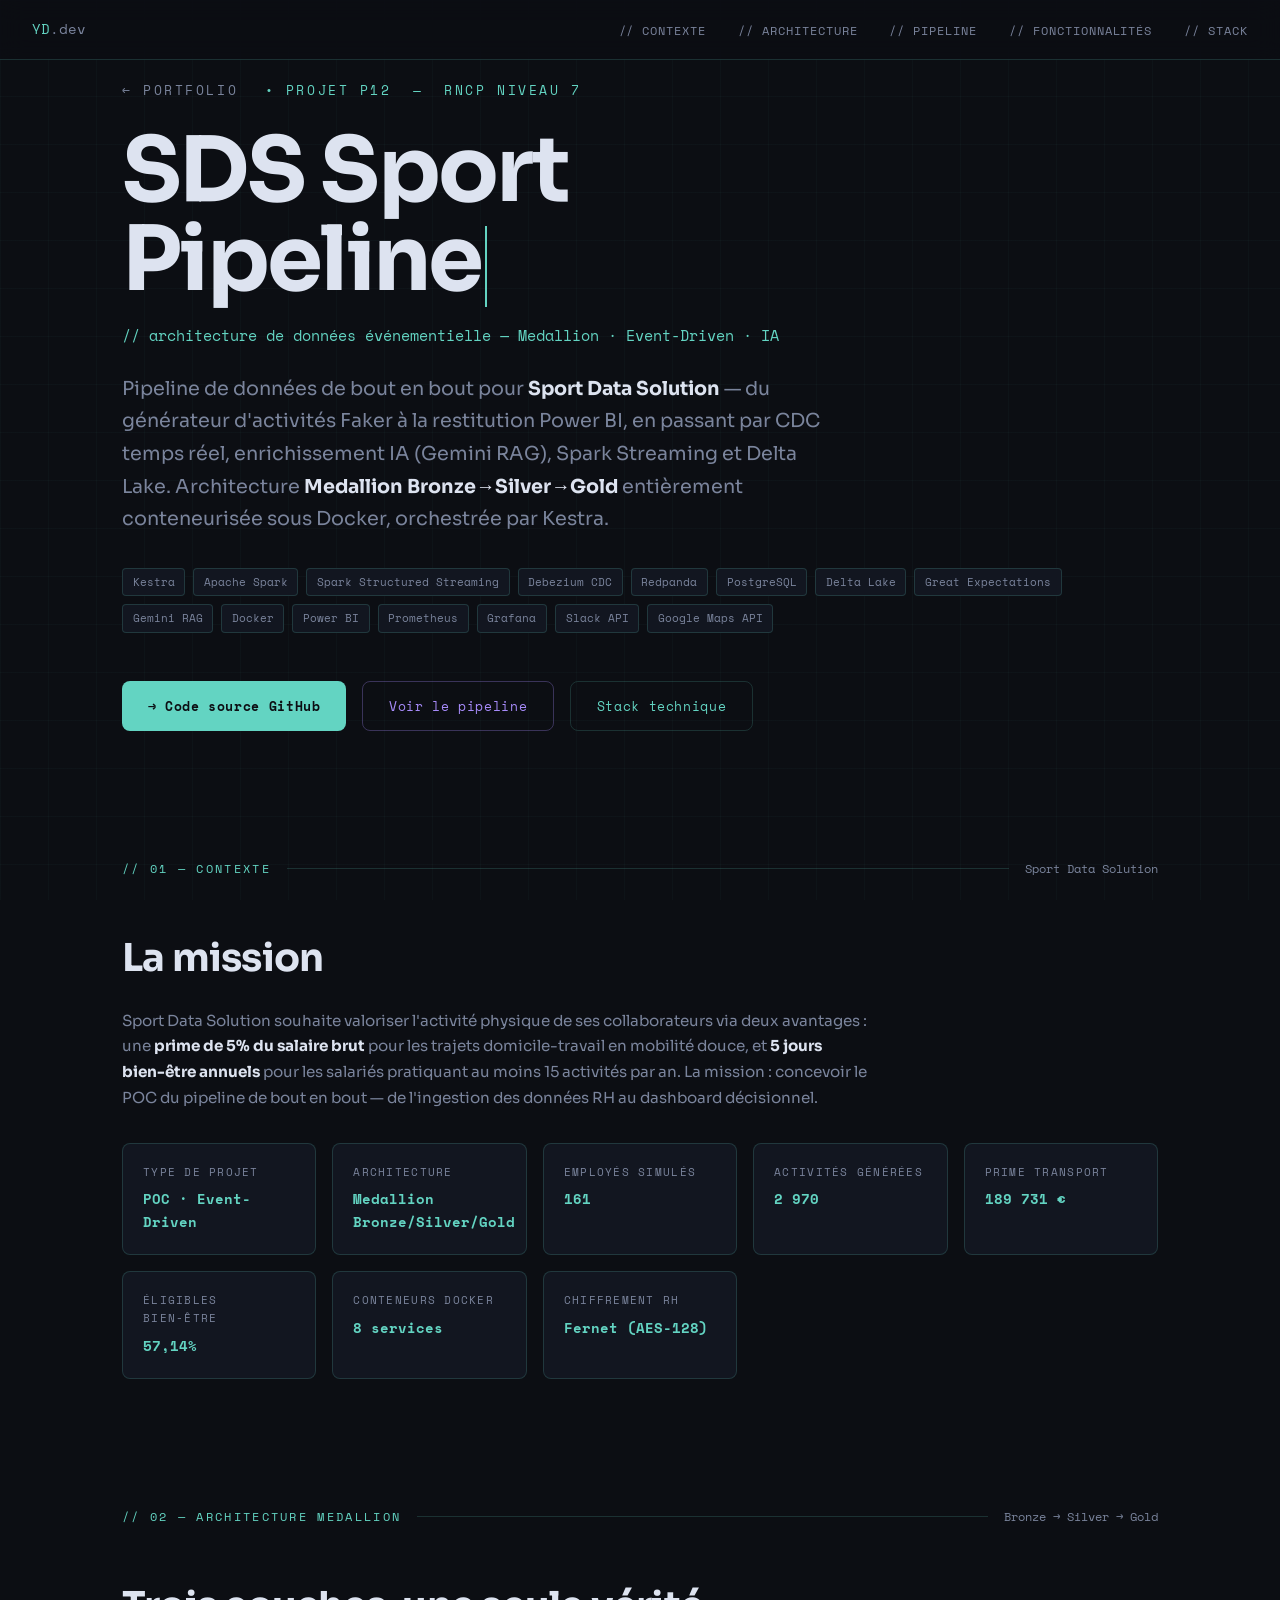
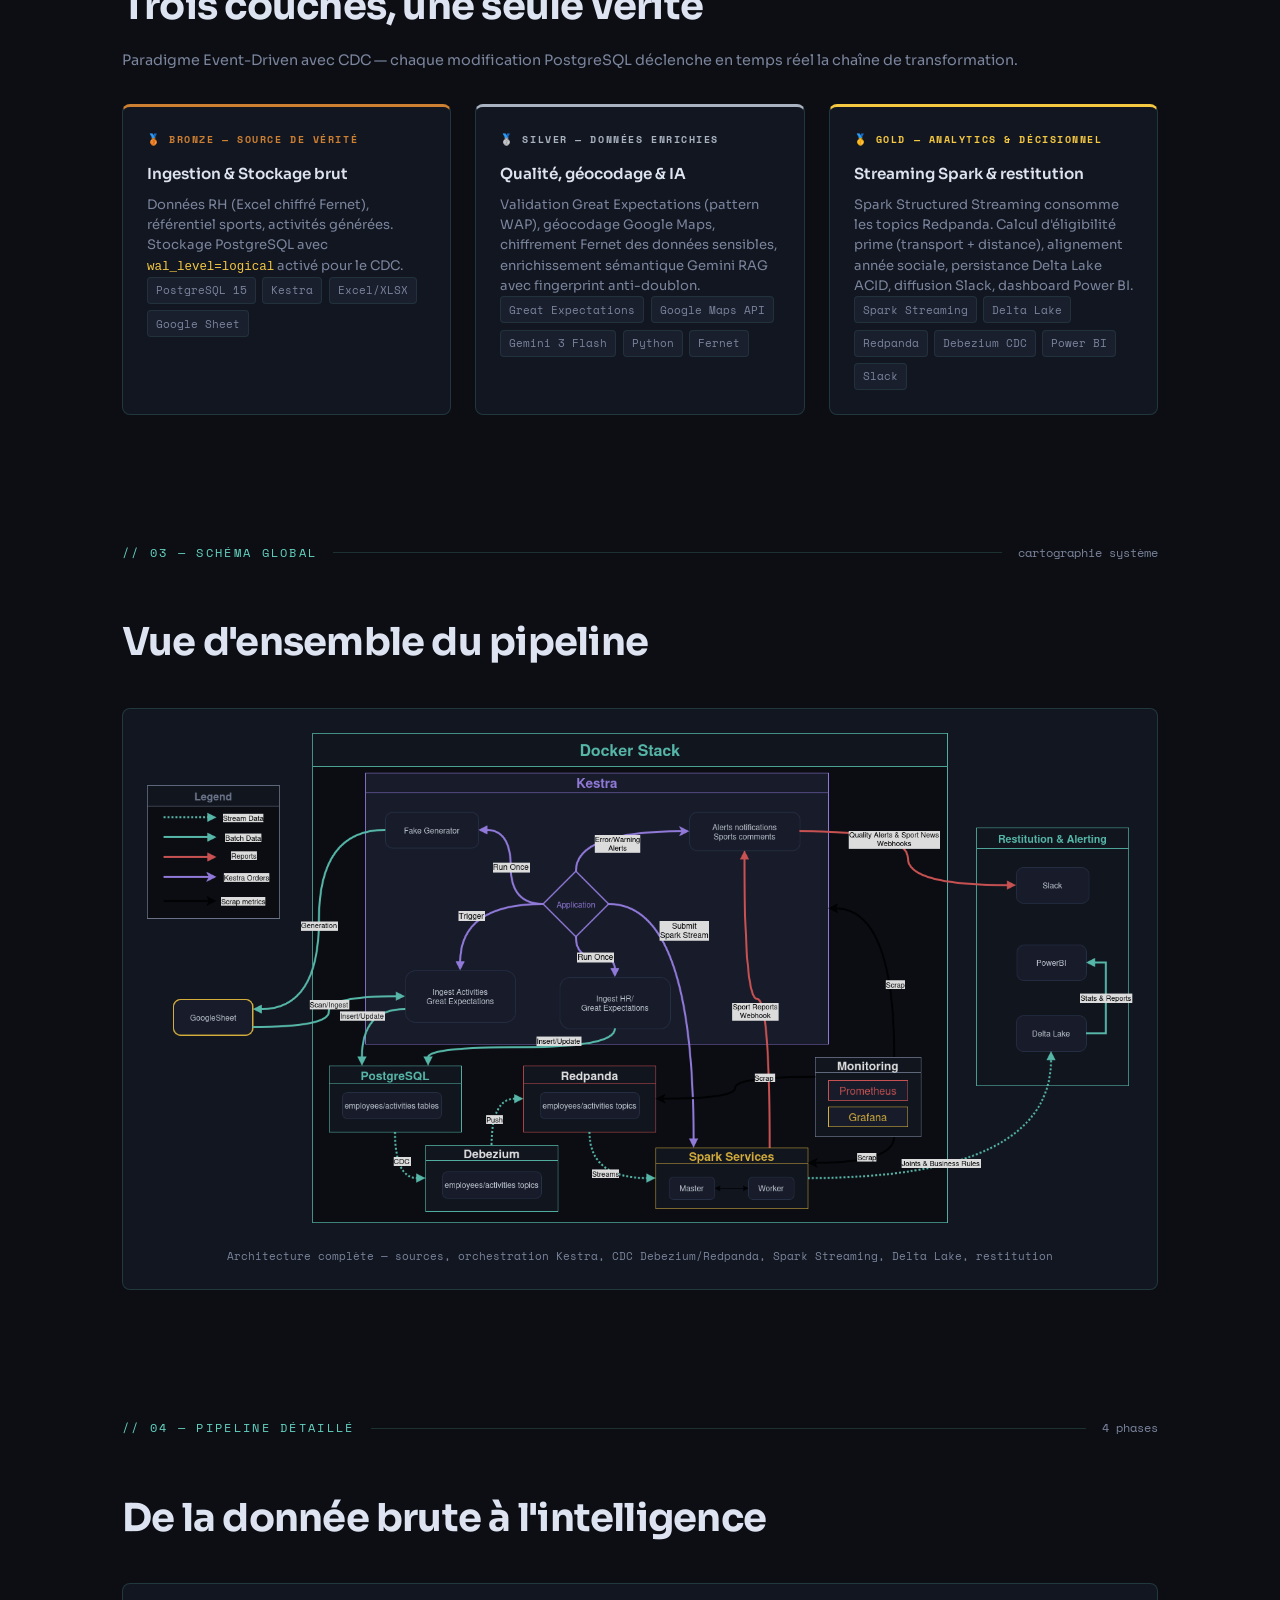
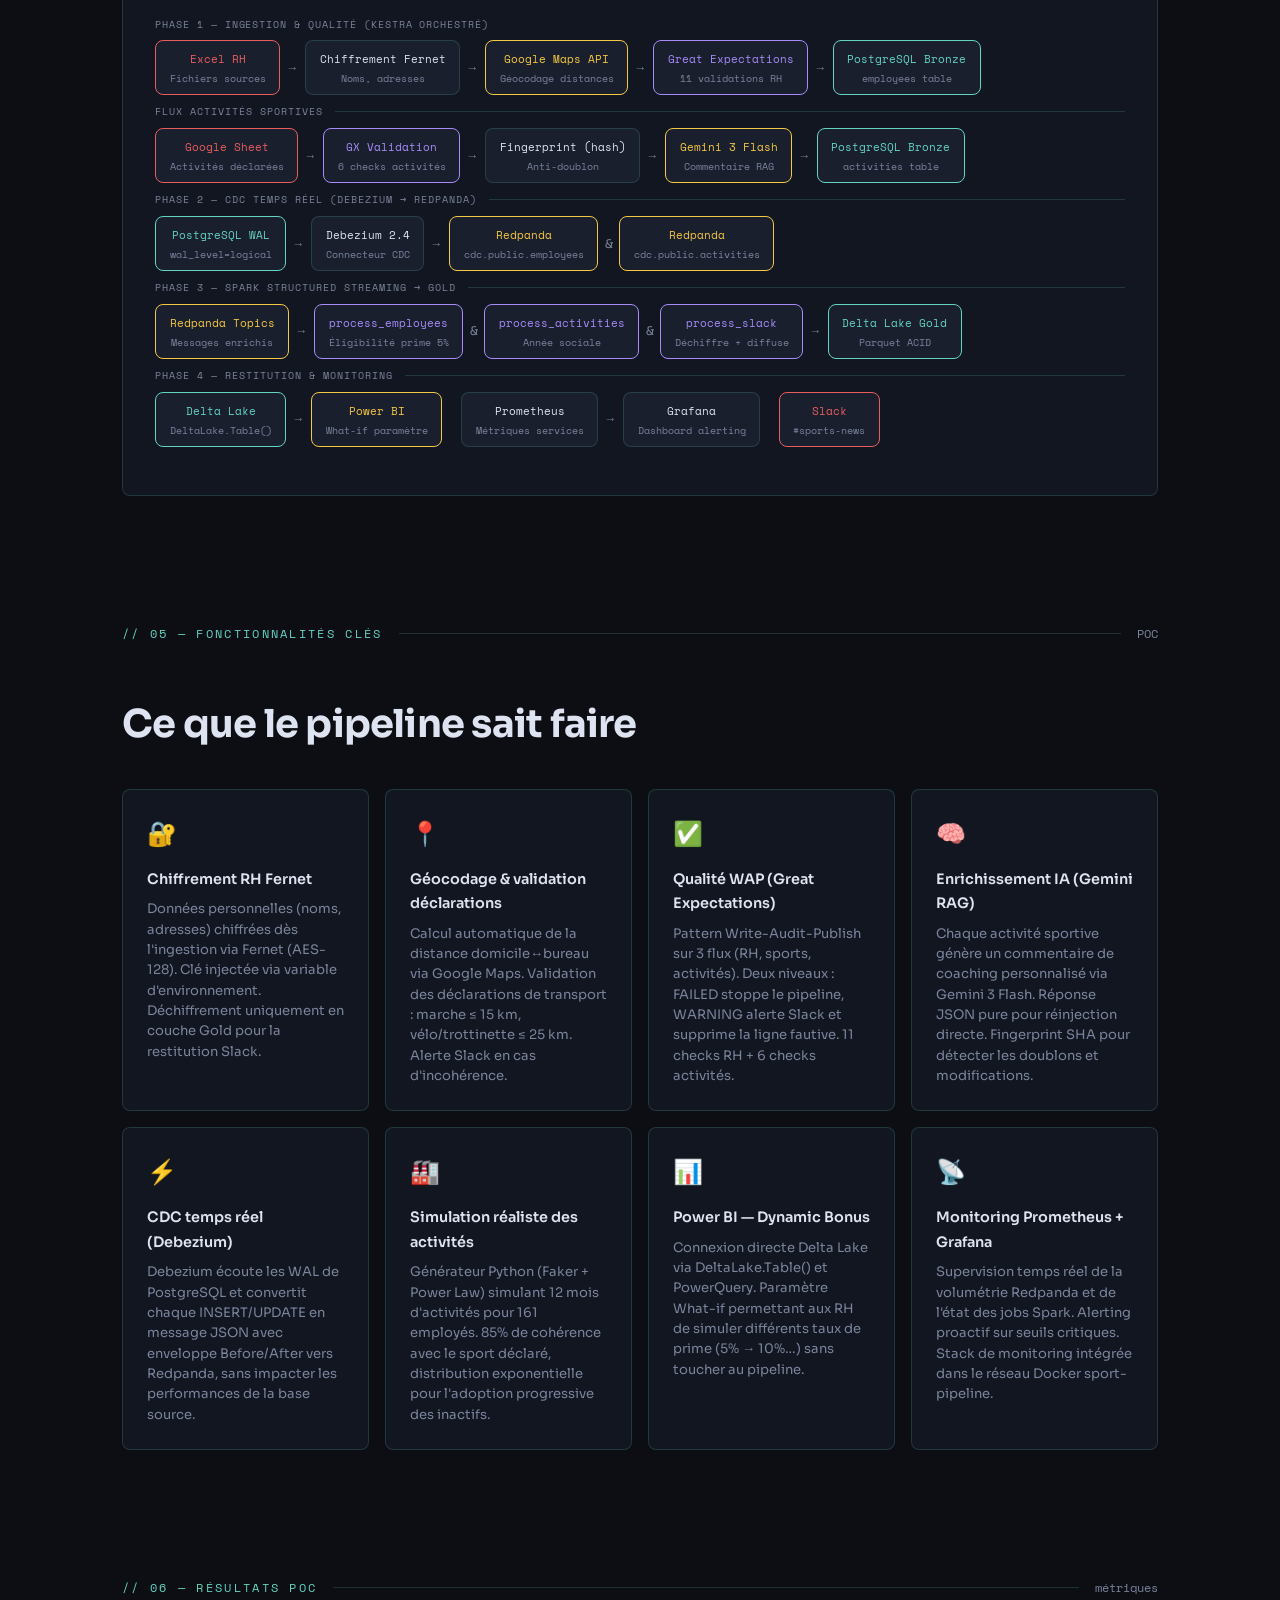
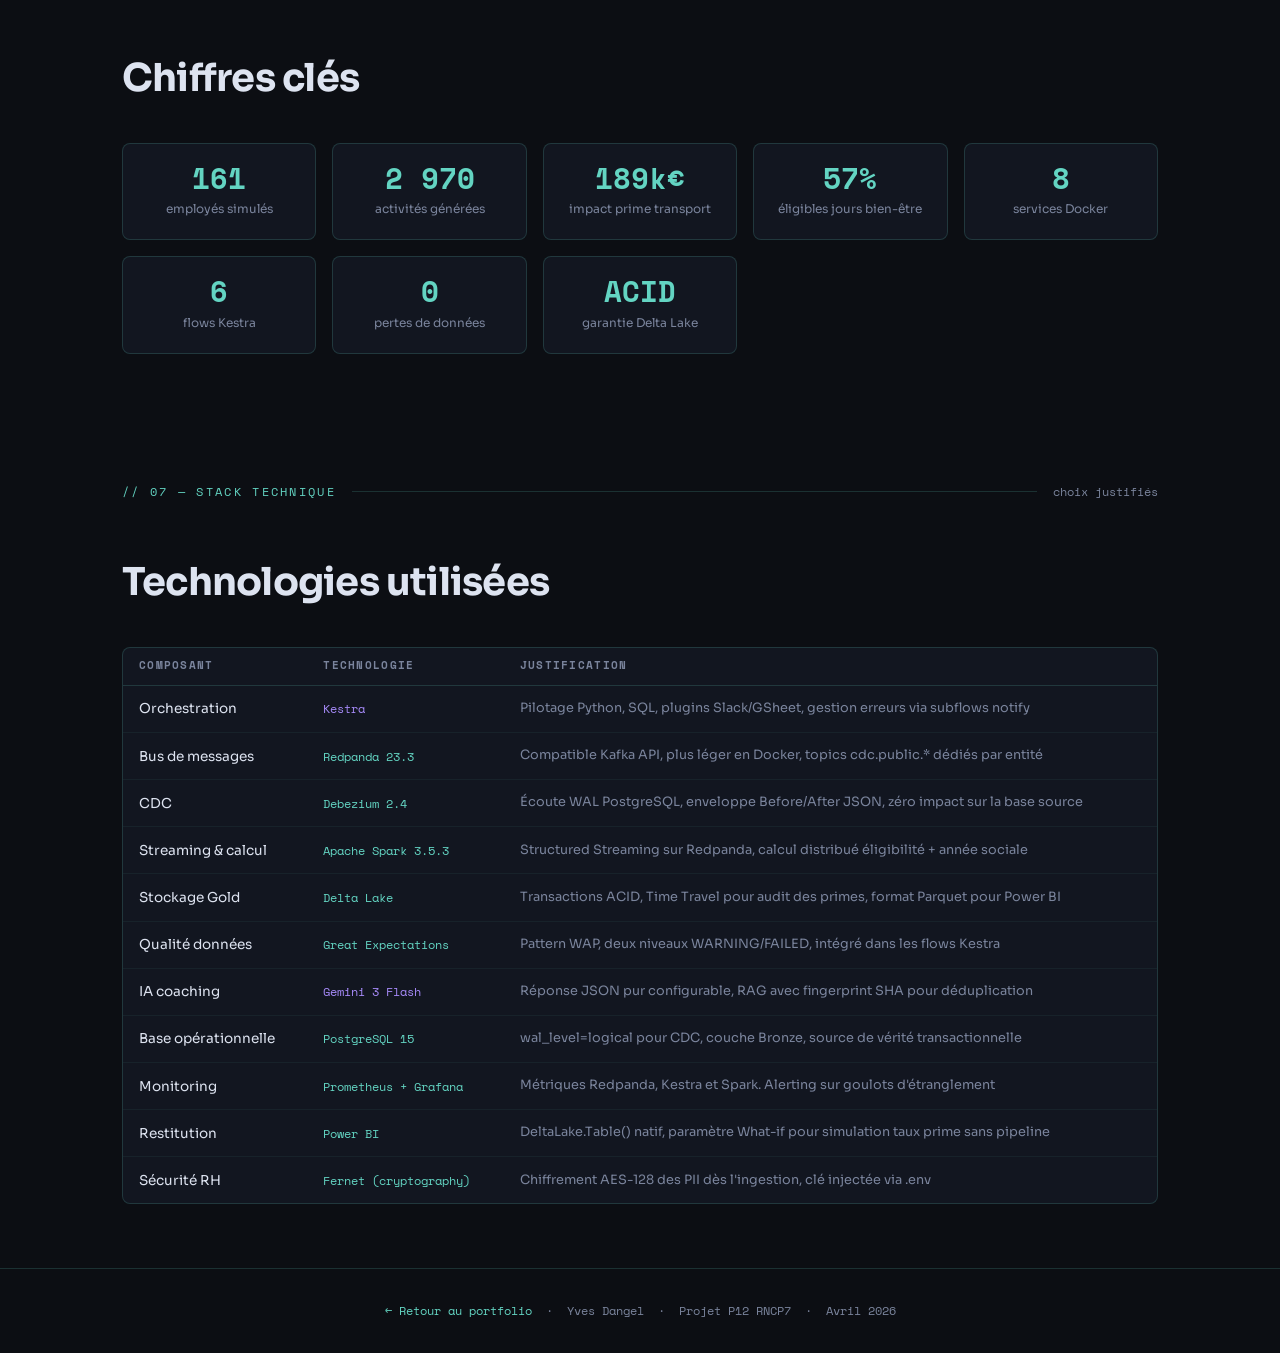
<file: sds-pipeline.html>
<!DOCTYPE html>
<html lang="fr">
<head>
<meta charset="UTF-8">
<meta name="viewport" content="width=device-width, initial-scale=1.0">
<title>SDS Sport Pipeline — Projet P12</title>
<link rel="preconnect" href="https://fonts.googleapis.com">
<link rel="preconnect" href="https://fonts.gstatic.com" crossorigin>
<link href="https://fonts.googleapis.com/css2?family=Space+Mono:ital,wght@0,400;0,700;1,400&family=Sora:wght@300;400;600;700&display=swap" rel="stylesheet">
<link rel="stylesheet" href="style.css">
<style>
  .medallion { display: grid; grid-template-columns: repeat(3, 1fr); gap: 1.5rem; margin-top: 1.5rem; }

  .layer       { border-radius: var(--radius); border: 1px solid var(--border); padding: 1.5rem; background: var(--bg2); transition: border-color 0.2s, transform 0.2s; }
  .layer:hover { transform: translateY(-3px); }
  .layer.bronze { border-top: 3px solid #cd7f32; }
  .layer.silver { border-top: 3px solid #a8b2c0; }
  .layer.gold   { border-top: 3px solid #f5c842; }

  .layer-badge         { font-family: var(--mono); font-size: 0.65rem; letter-spacing: 0.15em; text-transform: uppercase; margin-bottom: 0.75rem; font-weight: 700; }
  .bronze .layer-badge { color: #cd7f32; }
  .silver .layer-badge { color: #a8b2c0; }
  .gold   .layer-badge { color: #f5c842; }
  .layer-title { font-size: 0.95rem; font-weight: 600; margin-bottom: 0.5rem; }
  .layer-desc  { font-size: 0.82rem; color: var(--muted); line-height: 1.55; }

  .pipeline     { background: var(--bg2); border: 1px solid var(--border); border-radius: var(--radius); padding: 2rem; overflow-x: auto; }
  .pipeline-row { display: flex; align-items: center; gap: 0.4rem; flex-wrap: nowrap; margin-bottom: 1rem; min-width: max-content; }
  .pipe-box        { background: var(--bg3); border: 1px solid var(--border); border-radius: var(--radius); padding: 0.5rem 0.85rem; font-family: var(--mono); font-size: 0.7rem; color: var(--text); text-align: center; white-space: nowrap; }
  .pipe-box small  { display: block; color: var(--muted); font-size: 0.6rem; margin-top: 0.1rem; }
  .pipe-box.accent { border-color: var(--accent);  color: var(--accent); }
  .pipe-box.warn   { border-color: var(--accent3); color: var(--accent3); }
  .pipe-box.purple { border-color: var(--accent4); color: var(--accent4); }
  .pipe-box.red    { border-color: var(--accent2); color: var(--accent2); }
  .pipe-arrow   { font-size: 0.75rem; color: var(--muted); flex-shrink: 0; }
  .pipe-label   { font-family: var(--mono); font-size: 0.6rem; color: var(--muted); letter-spacing: 0.1em; text-transform: uppercase; margin-bottom: 0.5rem; }
  .pipe-divider { height: 1px; background: var(--border); margin: 1rem 0; position: relative; }
  .pipe-divider::after { content: attr(data-label); position: absolute; left: 0; top: 50%; transform: translateY(-50%); background: var(--bg2); padding-right: 0.75rem; font-family: var(--mono); font-size: 0.62rem; color: var(--muted); letter-spacing: 0.1em; text-transform: uppercase; }

  .workflow-container     { background: var(--bg2); border: 1px solid var(--border); border-radius: var(--radius); padding: 1.5rem; text-align: center; }
  .workflow-container img { max-width: 100%; border-radius: var(--radius); opacity: 0.9; filter: brightness(0.95); }

  @media (max-width: 700px) { .medallion { grid-template-columns: 1fr; } }
</style>

</head>
<body>

<!-- NAV -->
<nav>
  <a href="index.html" class="nav-logo">YD<span>.dev</span></a>
  <ul class="nav-links">
    <li><a href="#contexte">// contexte</a></li>
    <li><a href="#architecture">// architecture</a></li>
    <li><a href="#pipeline">// pipeline</a></li>
    <li><a href="#features">// fonctionnalités</a></li>
    <li><a href="#stack">// stack</a></li>
  </ul>
</nav>

<!-- HERO -->
<section id="hero">
  <p class="hero-eyebrow">
    <a href="index.html" class="back-link">← portfolio</a>
    &#x2022; projet P12 &nbsp;—&nbsp; RNCP Niveau 7
  </p>
  <h1>SDS Sport<br>Pipeline<span class="blink"></span></h1>
  <p class="hero-sub">// architecture de données événementielle — Medallion · Event-Driven · IA</p>
  <p class="hero-tagline">
    Pipeline de données de bout en bout pour <strong>Sport Data Solution</strong> — du générateur d'activités Faker à la restitution Power BI, en passant par CDC temps réel, enrichissement IA (Gemini RAG), Spark Streaming et Delta Lake. Architecture <strong>Medallion Bronze→Silver→Gold</strong> entièrement conteneurisée sous Docker, orchestrée par Kestra.
  </p>
  <div class="hero-badges">
    <span class="badge">Kestra</span>
    <span class="badge">Apache Spark</span>
    <span class="badge">Spark Structured Streaming</span>
    <span class="badge">Debezium CDC</span>
    <span class="badge">Redpanda</span>
    <span class="badge">PostgreSQL</span>
    <span class="badge">Delta Lake</span>
    <span class="badge">Great Expectations</span>
    <span class="badge">Gemini RAG</span>
    <span class="badge">Docker</span>
    <span class="badge">Power BI</span>
    <span class="badge">Prometheus</span>
    <span class="badge">Grafana</span>
    <span class="badge">Slack API</span>
    <span class="badge">Google Maps API</span>
  </div>
  <div class="hero-cta">
    <a class="btn btn-primary" href="https://github.com/day811/OCDE-P12" target="_blank">→ Code source GitHub</a>
    <a class="btn btn-purple" href="#pipeline">Voir le pipeline</a>
    <a class="btn btn-outline" href="#stack">Stack technique</a>
  </div>
</section>


<!-- CONTEXTE -->
<section id="contexte">
  <div class="section-header reveal">
    <span class="section-tag">// 01 — contexte</span>
    <div class="section-line"></div>
    <span class="section-num">Sport Data Solution</span>
  </div>
  <h2 class="reveal" style="margin-bottom:1rem;">La mission</h2>
  <p class="reveal" style="color:var(--muted);max-width:750px;font-size:0.95rem;margin-bottom:2rem;">
    Sport Data Solution souhaite valoriser l'activité physique de ses collaborateurs via deux avantages : une <strong style="color:var(--text)">prime de 5% du salaire brut</strong> pour les trajets domicile-travail en mobilité douce, et <strong style="color:var(--text)">5 jours bien-être annuels</strong> pour les salariés pratiquant au moins 15 activités par an. La mission : concevoir le POC du pipeline de bout en bout — de l'ingestion des données RH au dashboard décisionnel.
  </p>

  <div class="context-grid reveal">
    <div class="ctx-card">
      <div class="ctx-label">Type de projet</div>
      <div class="ctx-value accent">POC · Event-Driven</div>
    </div>
    <div class="ctx-card">
      <div class="ctx-label">Architecture</div>
      <div class="ctx-value accent">Medallion Bronze/Silver/Gold</div>
    </div>
    <div class="ctx-card">
      <div class="ctx-label">Employés simulés</div>
      <div class="ctx-value accent">161</div>
    </div>
    <div class="ctx-card">
      <div class="ctx-label">Activités générées</div>
      <div class="ctx-value accent">2 970</div>
    </div>
    <div class="ctx-card">
      <div class="ctx-label">Prime transport</div>
      <div class="ctx-value accent">189 731 €</div>
    </div>
    <div class="ctx-card">
      <div class="ctx-label">Éligibles bien-être</div>
      <div class="ctx-value accent">57,14%</div>
    </div>
    <div class="ctx-card">
      <div class="ctx-label">Conteneurs Docker</div>
      <div class="ctx-value accent">8 services</div>
    </div>
    <div class="ctx-card">
      <div class="ctx-label">Chiffrement RH</div>
      <div class="ctx-value accent">Fernet (AES-128)</div>
    </div>
  </div>
</section>


<!-- ARCHITECTURE MEDALLION -->
<section id="architecture">
  <div class="section-header reveal">
    <span class="section-tag">// 02 — architecture medallion</span>
    <div class="section-line"></div>
    <span class="section-num">Bronze → Silver → Gold</span>
  </div>
  <h2 class="reveal" style="margin-bottom:0.5rem;">Trois couches, une seule vérité</h2>
  <p class="reveal" style="color:var(--muted);font-size:0.9rem;margin-bottom:2rem;">Paradigme Event-Driven avec CDC — chaque modification PostgreSQL déclenche en temps réel la chaîne de transformation.</p>

  <div class="medallion reveal">

    <div class="layer bronze">
      <div class="layer-badge">🥉 Bronze — source de vérité</div>
      <div class="layer-title">Ingestion & Stockage brut</div>
      <div class="layer-desc">Données RH (Excel chiffré Fernet), référentiel sports, activités générées. Stockage PostgreSQL avec <code style="color:var(--accent3);font-size:0.78rem;">wal_level=logical</code> activé pour le CDC.</div>
      <div class="layer-tools">
        <span class="tag">PostgreSQL 15</span><span class="tag">Kestra</span><span class="tag">Excel/XLSX</span><span class="tag">Google Sheet</span>
      </div>
    </div>

    <div class="layer silver">
      <div class="layer-badge">🥈 Silver — données enrichies</div>
      <div class="layer-title">Qualité, géocodage & IA</div>
      <div class="layer-desc">Validation Great Expectations (pattern WAP), géocodage Google Maps, chiffrement Fernet des données sensibles, enrichissement sémantique Gemini RAG avec fingerprint anti-doublon.</div>
      <div class="layer-tools">
        <span class="tag">Great Expectations</span><span class="tag">Google Maps API</span><span class="tag">Gemini 3 Flash</span><span class="tag">Python</span><span class="tag">Fernet</span>
      </div>
    </div>

    <div class="layer gold">
      <div class="layer-badge">🥇 Gold — analytics & décisionnel</div>
      <div class="layer-title">Streaming Spark & restitution</div>
      <div class="layer-desc">Spark Structured Streaming consomme les topics Redpanda. Calcul d'éligibilité prime (transport + distance), alignement année sociale, persistance Delta Lake ACID, diffusion Slack, dashboard Power BI.</div>
      <div class="layer-tools">
        <span class="tag">Spark Streaming</span><span class="tag">Delta Lake</span><span class="tag">Redpanda</span><span class="tag">Debezium CDC</span><span class="tag">Power BI</span><span class="tag">Slack</span>
      </div>
    </div>

  </div>
</section>


<!-- WORKFLOW IMAGE -->
<section id="workflow">
  <div class="section-header reveal">
    <span class="section-tag">// 03 — schéma global</span>
    <div class="section-line"></div>
    <span class="section-num">cartographie système</span>
  </div>
  <h2 class="reveal" style="margin-bottom:2rem;">Vue d'ensemble du pipeline</h2>
  <div class="workflow-container reveal">
    <img src="workflow.png" alt="Schéma global du pipeline SDS Sport Pipeline" />
    <p style="margin-top:1rem;font-family:var(--mono);font-size:0.68rem;color:var(--muted);">Architecture complète — sources, orchestration Kestra, CDC Debezium/Redpanda, Spark Streaming, Delta Lake, restitution</p>
  </div>
</section>


<!-- PIPELINE DÉTAILLÉ -->
<section id="pipeline">
  <div class="section-header reveal">
    <span class="section-tag">// 04 — pipeline détaillé</span>
    <div class="section-line"></div>
    <span class="section-num">4 phases</span>
  </div>
  <h2 class="reveal" style="margin-bottom:2rem;">De la donnée brute à l'intelligence</h2>

  <div class="pipeline reveal">

    <div class="pipe-label">Phase 1 — Ingestion & Qualité (Kestra orchestré)</div>
    <div class="pipeline-row">
      <div class="pipe-box red">Excel RH<small>Fichiers sources</small></div>
      <div class="pipe-arrow">→</div>
      <div class="pipe-box">Chiffrement Fernet<small>Noms, adresses</small></div>
      <div class="pipe-arrow">→</div>
      <div class="pipe-box warn">Google Maps API<small>Géocodage distances</small></div>
      <div class="pipe-arrow">→</div>
      <div class="pipe-box purple">Great Expectations<small>11 validations RH</small></div>
      <div class="pipe-arrow">→</div>
      <div class="pipe-box accent">PostgreSQL Bronze<small>employees table</small></div>
    </div>

    <div class="pipe-divider" data-label="Flux activités sportives"></div>

    <div class="pipeline-row">
      <div class="pipe-box red">Google Sheet<small>Activités déclarées</small></div>
      <div class="pipe-arrow">→</div>
      <div class="pipe-box purple">GX Validation<small>6 checks activités</small></div>
      <div class="pipe-arrow">→</div>
      <div class="pipe-box">Fingerprint (hash)<small>Anti-doublon</small></div>
      <div class="pipe-arrow">→</div>
      <div class="pipe-box warn">Gemini 3 Flash<small>Commentaire RAG</small></div>
      <div class="pipe-arrow">→</div>
      <div class="pipe-box accent">PostgreSQL Bronze<small>activities table</small></div>
    </div>

    <div class="pipe-divider" data-label="Phase 2 — CDC temps réel (Debezium → Redpanda)"></div>

    <div class="pipeline-row">
      <div class="pipe-box accent">PostgreSQL WAL<small>wal_level=logical</small></div>
      <div class="pipe-arrow">→</div>
      <div class="pipe-box">Debezium 2.4<small>Connecteur CDC</small></div>
      <div class="pipe-arrow">→</div>
      <div class="pipe-box warn">Redpanda<small>cdc.public.employees</small></div>
      <div class="pipe-arrow">&amp;</div>
      <div class="pipe-box warn">Redpanda<small>cdc.public.activities</small></div>
    </div>

    <div class="pipe-divider" data-label="Phase 3 — Spark Structured Streaming → Gold"></div>

    <div class="pipeline-row">
      <div class="pipe-box warn">Redpanda Topics<small>Messages enrichis</small></div>
      <div class="pipe-arrow">→</div>
      <div class="pipe-box purple">process_employees<small>Éligibilité prime 5%</small></div>
      <div class="pipe-arrow">&amp;</div>
      <div class="pipe-box purple">process_activities<small>Année sociale</small></div>
      <div class="pipe-arrow">&amp;</div>
      <div class="pipe-box purple">process_slack<small>Déchiffre + diffuse</small></div>
      <div class="pipe-arrow">→</div>
      <div class="pipe-box accent">Delta Lake Gold<small>Parquet ACID</small></div>
    </div>

    <div class="pipe-divider" data-label="Phase 4 — Restitution & Monitoring"></div>

    <div class="pipeline-row">
      <div class="pipe-box accent">Delta Lake<small>DeltaLake.Table()</small></div>
      <div class="pipe-arrow">→</div>
      <div class="pipe-box warn">Power BI<small>What-if paramètre</small></div>
      <div class="pipe-arrow">&nbsp;&nbsp;</div>
      <div class="pipe-box">Prometheus<small>Métriques services</small></div>
      <div class="pipe-arrow">→</div>
      <div class="pipe-box">Grafana<small>Dashboard alerting</small></div>
      <div class="pipe-arrow">&nbsp;&nbsp;</div>
      <div class="pipe-box red">Slack<small>#sports-news</small></div>
    </div>

  </div>
</section>


<!-- FONCTIONNALITÉS -->
<section id="features">
  <div class="section-header reveal">
    <span class="section-tag">// 05 — fonctionnalités clés</span>
    <div class="section-line"></div>
    <span class="section-num">POC</span>
  </div>
  <h2 class="reveal" style="margin-bottom:2rem;">Ce que le pipeline sait faire</h2>

  <div class="features-grid">

    <div class="feat-card reveal">
      <div class="feat-icon">🔐</div>
      <div class="feat-title">Chiffrement RH Fernet</div>
      <div class="feat-desc">Données personnelles (noms, adresses) chiffrées dès l'ingestion via Fernet (AES-128). Clé injectée via variable d'environnement. Déchiffrement uniquement en couche Gold pour la restitution Slack.</div>
    </div>

    <div class="feat-card reveal">
      <div class="feat-icon">📍</div>
      <div class="feat-title">Géocodage & validation déclarations</div>
      <div class="feat-desc">Calcul automatique de la distance domicile↔bureau via Google Maps. Validation des déclarations de transport : marche ≤ 15 km, vélo/trottinette ≤ 25 km. Alerte Slack en cas d'incohérence.</div>
    </div>

    <div class="feat-card reveal">
      <div class="feat-icon">✅</div>
      <div class="feat-title">Qualité WAP (Great Expectations)</div>
      <div class="feat-desc">Pattern Write-Audit-Publish sur 3 flux (RH, sports, activités). Deux niveaux : FAILED stoppe le pipeline, WARNING alerte Slack et supprime la ligne fautive. 11 checks RH + 6 checks activités.</div>
    </div>

    <div class="feat-card reveal">
      <div class="feat-icon">🧠</div>
      <div class="feat-title">Enrichissement IA (Gemini RAG)</div>
      <div class="feat-desc">Chaque activité sportive génère un commentaire de coaching personnalisé via Gemini 3 Flash. Réponse JSON pure pour réinjection directe. Fingerprint SHA pour détecter les doublons et modifications.</div>
    </div>

    <div class="feat-card reveal">
      <div class="feat-icon">⚡</div>
      <div class="feat-title">CDC temps réel (Debezium)</div>
      <div class="feat-desc">Debezium écoute les WAL de PostgreSQL et convertit chaque INSERT/UPDATE en message JSON avec enveloppe Before/After vers Redpanda, sans impacter les performances de la base source.</div>
    </div>

    <div class="feat-card reveal">
      <div class="feat-icon">🏭</div>
      <div class="feat-title">Simulation réaliste des activités</div>
      <div class="feat-desc">Générateur Python (Faker + Power Law) simulant 12 mois d'activités pour 161 employés. 85% de cohérence avec le sport déclaré, distribution exponentielle pour l'adoption progressive des inactifs.</div>
    </div>

    <div class="feat-card reveal">
      <div class="feat-icon">📊</div>
      <div class="feat-title">Power BI — Dynamic Bonus</div>
      <div class="feat-desc">Connexion directe Delta Lake via DeltaLake.Table() et PowerQuery. Paramètre What-if permettant aux RH de simuler différents taux de prime (5% → 10%…) sans toucher au pipeline.</div>
    </div>

    <div class="feat-card reveal">
      <div class="feat-icon">📡</div>
      <div class="feat-title">Monitoring Prometheus + Grafana</div>
      <div class="feat-desc">Supervision temps réel de la volumétrie Redpanda et de l'état des jobs Spark. Alerting proactif sur seuils critiques. Stack de monitoring intégrée dans le réseau Docker sport-pipeline.</div>
    </div>

  </div>
</section>


<!-- RÉSULTATS -->
<section id="resultats">
  <div class="section-header reveal">
    <span class="section-tag">// 06 — résultats POC</span>
    <div class="section-line"></div>
    <span class="section-num">métriques</span>
  </div>
  <h2 class="reveal" style="margin-bottom:2rem;">Chiffres clés</h2>

  <div class="results-grid reveal">
    <div class="result-card">
      <div class="result-num">161</div>
      <div class="result-label">employés simulés</div>
    </div>
    <div class="result-card">
      <div class="result-num">2 970</div>
      <div class="result-label">activités générées</div>
    </div>
    <div class="result-card">
      <div class="result-num">189k€</div>
      <div class="result-label">impact prime transport</div>
    </div>
    <div class="result-card">
      <div class="result-num">57%</div>
      <div class="result-label">éligibles jours bien-être</div>
    </div>
    <div class="result-card">
      <div class="result-num">8</div>
      <div class="result-label">services Docker</div>
    </div>
    <div class="result-card">
      <div class="result-num">6</div>
      <div class="result-label">flows Kestra</div>
    </div>
    <div class="result-card">
      <div class="result-num">0</div>
      <div class="result-label">pertes de données</div>
    </div>
    <div class="result-card">
      <div class="result-num">ACID</div>
      <div class="result-label">garantie Delta Lake</div>
    </div>
  </div>
</section>


<!-- STACK -->
<section id="stack">
  <div class="section-header reveal">
    <span class="section-tag">// 07 — stack technique</span>
    <div class="section-line"></div>
    <span class="section-num">choix justifiés</span>
  </div>
  <h2 class="reveal" style="margin-bottom:2rem;">Technologies utilisées</h2>

  <div class="pipeline reveal" style="padding:0;overflow:hidden;">
    <table class="stack-table">
      <thead>
        <tr>
          <th>Composant</th>
          <th>Technologie</th>
          <th>Justification</th>
        </tr>
      </thead>
      <tbody>
        <tr>
          <td>Orchestration</td>
          <td><span class="stack-component purple">Kestra</span></td>
          <td style="color:var(--muted);font-size:0.8rem;">Pilotage Python, SQL, plugins Slack/GSheet, gestion erreurs via subflows notify</td>
        </tr>
        <tr>
          <td>Bus de messages</td>
          <td><span class="stack-component">Redpanda 23.3</span></td>
          <td style="color:var(--muted);font-size:0.8rem;">Compatible Kafka API, plus léger en Docker, topics cdc.public.* dédiés par entité</td>
        </tr>
        <tr>
          <td>CDC</td>
          <td><span class="stack-component">Debezium 2.4</span></td>
          <td style="color:var(--muted);font-size:0.8rem;">Écoute WAL PostgreSQL, enveloppe Before/After JSON, zéro impact sur la base source</td>
        </tr>
        <tr>
          <td>Streaming & calcul</td>
          <td><span class="stack-component">Apache Spark 3.5.3</span></td>
          <td style="color:var(--muted);font-size:0.8rem;">Structured Streaming sur Redpanda, calcul distribué éligibilité + année sociale</td>
        </tr>
        <tr>
          <td>Stockage Gold</td>
          <td><span class="stack-component">Delta Lake</span></td>
          <td style="color:var(--muted);font-size:0.8rem;">Transactions ACID, Time Travel pour audit des primes, format Parquet pour Power BI</td>
        </tr>
        <tr>
          <td>Qualité données</td>
          <td><span class="stack-component">Great Expectations</span></td>
          <td style="color:var(--muted);font-size:0.8rem;">Pattern WAP, deux niveaux WARNING/FAILED, intégré dans les flows Kestra</td>
        </tr>
        <tr>
          <td>IA coaching</td>
          <td><span class="stack-component purple">Gemini 3 Flash</span></td>
          <td style="color:var(--muted);font-size:0.8rem;">Réponse JSON pur configurable, RAG avec fingerprint SHA pour déduplication</td>
        </tr>
        <tr>
          <td>Base opérationnelle</td>
          <td><span class="stack-component">PostgreSQL 15</span></td>
          <td style="color:var(--muted);font-size:0.8rem;">wal_level=logical pour CDC, couche Bronze, source de vérité transactionnelle</td>
        </tr>
        <tr>
          <td>Monitoring</td>
          <td><span class="stack-component">Prometheus + Grafana</span></td>
          <td style="color:var(--muted);font-size:0.8rem;">Métriques Redpanda, Kestra et Spark. Alerting sur goulots d'étranglement</td>
        </tr>
        <tr>
          <td>Restitution</td>
          <td><span class="stack-component">Power BI</span></td>
          <td style="color:var(--muted);font-size:0.8rem;">DeltaLake.Table() natif, paramètre What-if pour simulation taux prime sans pipeline</td>
        </tr>
        <tr>
          <td>Sécurité RH</td>
          <td><span class="stack-component">Fernet (cryptography)</span></td>
          <td style="color:var(--muted);font-size:0.8rem;">Chiffrement AES-128 des PII dès l'ingestion, clé injectée via .env</td>
        </tr>
      </tbody>
    </table>
  </div>
</section>


<footer>
  <p>
    <a href="index.html" style="color:var(--accent);text-decoration:none;">← Retour au portfolio</a>
    &nbsp;·&nbsp; Yves Dangel &nbsp;·&nbsp; Projet P12 RNCP7 &nbsp;·&nbsp; Avril 2026
  </p>
</footer>

<script>
  const observer = new IntersectionObserver((entries) => {
    entries.forEach(e => { if (e.isIntersecting) e.target.classList.add('visible'); });
  }, { threshold: 0.07 });
  document.querySelectorAll('.reveal').forEach(el => observer.observe(el));

  document.querySelectorAll('.feat-card').forEach((c, i) => { c.style.transitionDelay = (i * 0.07) + 's'; });
  document.querySelectorAll('.result-card').forEach((c, i) => { c.style.transitionDelay = (i * 0.05) + 's'; });
</script>

</body>
</html>
</file>
<file: style.css>
/* ============================================================
   style.css — Portfolio Yves Dangel
   Shared stylesheet for index.html, puls-events.html,
   sds-sport-pipeline.html
   ============================================================

   STRUCTURE
   1. Reset & Design Tokens
   2. Base — Body, Grid background
   3. Navigation
   4. Sections wrapper
   5. Hero (shared elements)
   6. Section headers
   7. Buttons
   8. Cards — Stack, Feature, Context, Project, Result
   9. Tables
  10. Animations & Scroll reveal
  11. Utilities & Tags
  12. Footer
  13. Responsive
  ============================================================ */


/* ── 1. Reset & Design Tokens ─────────────────────────── */

*, *::before, *::after {
  box-sizing: border-box;
  margin: 0;
  padding: 0;
}

:root {
  --bg:        #0c0e13;
  --bg2:       #121620;
  --bg3:       #1a1f2e;
  --border:    rgba(99, 212, 194, 0.18);
  --accent:    #63d4c2;
  --accent2:   #e85d5d;
  --accent3:   #f5c842;
  --accent4:   #a78bfa;
  --text:      #dde3f0;
  --muted:     #7a849c;
  --mono:      'Space Mono', monospace;
  --sans:      'Sora', sans-serif;
  --radius:    8px;
  --gap:       clamp(2rem, 5vw, 5rem);
}

html {
  scroll-behavior: smooth;
}


/* ── 2. Base ───────────────────────────────────────────── */

body {
  background: var(--bg);
  color: var(--text);
  font-family: var(--sans);
  font-size: 16px;
  line-height: 1.7;
  overflow-x: hidden;
}

/* Dot grid background */
body::before {
  content: '';
  position: fixed;
  inset: 0;
  background-image:
    linear-gradient(rgba(99, 212, 194, 0.03) 1px, transparent 1px),
    linear-gradient(90deg, rgba(99, 212, 194, 0.03) 1px, transparent 1px);
  background-size: 48px 48px;
  pointer-events: none;
  z-index: 0;
}


/* ── 3. Navigation ─────────────────────────────────────── */

nav {
  position: fixed;
  top: 0; left: 0; right: 0;
  z-index: 100;
  display: flex;
  align-items: center;
  justify-content: space-between;
  padding: 1rem 2rem;
  background: rgba(12, 14, 19, 0.85);
  backdrop-filter: blur(12px);
  border-bottom: 1px solid var(--border);
}

.nav-logo {
  font-family: var(--mono);
  font-size: 0.85rem;
  color: var(--accent);
  text-decoration: none;
}

.nav-logo span {
  color: var(--muted);
}

.nav-links {
  display: flex;
  gap: 2rem;
  list-style: none;
  align-items: center;
}

.nav-links a {
  font-family: var(--mono);
  font-size: 0.75rem;
  color: var(--muted);
  text-decoration: none;
  letter-spacing: 0.08em;
  text-transform: uppercase;
  transition: color 0.2s;
}

.nav-links a:hover {
  color: var(--accent);
}

/* CTA button in nav (project pages) */
.nav-cta {
  background: var(--accent) !important;
  color: #0c0e13 !important;
  padding: 0.45rem 1rem;
  border-radius: var(--radius);
  font-weight: 700 !important;
  transition: background 0.2s, transform 0.2s !important;
}

.nav-cta:hover {
  background: #8ee8db !important;
  transform: translateY(-1px);
}


/* ── 4. Sections wrapper ───────────────────────────────── */

section {
  position: relative;
  z-index: 1;
  max-width: 1100px;
  margin: 0 auto;
  padding: var(--gap) 2rem;
}


/* ── 5. Hero ───────────────────────────────────────────── */

#hero {
  min-height: 80vh;
  display: flex;
  flex-direction: column;
  justify-content: center;
  padding-top: 80px;
}

.hero-eyebrow {
  font-family: var(--mono);
  font-size: 0.8rem;
  color: var(--accent);
  letter-spacing: 0.2em;
  text-transform: uppercase;
  margin-bottom: 1.5rem;
  opacity: 0;
  animation: fade-up 0.6s 0.2s ease both;
}

.back-link {
  color: var(--muted);
  text-decoration: none;
  transition: color 0.2s;
  margin-right: 1rem;
}

.back-link:hover {
  color: var(--accent);
}

h1 {
  font-size: clamp(2.5rem, 7vw, 6rem);
  font-weight: 700;
  line-height: 1.0;
  letter-spacing: -0.03em;
  opacity: 0;
  animation: fade-up 0.7s 0.4s ease both;
}

.hero-sub {
  margin-top: 1rem;
  font-family: var(--mono);
  font-size: 0.95rem;
  color: var(--accent);
  opacity: 0;
  animation: fade-up 0.7s 0.5s ease both;
}

/* Project pages use accent4 for sub */
.hero-sub.purple {
  color: var(--accent4);
}

.hero-tagline {
  margin-top: 1.5rem;
  font-size: clamp(1rem, 2vw, 1.2rem);
  color: var(--muted);
  max-width: 700px;
  opacity: 0;
  animation: fade-up 0.7s 0.6s ease both;
}

.hero-tagline strong {
  color: var(--text);
}

.hero-badges {
  margin-top: 2rem;
  display: flex;
  flex-wrap: wrap;
  gap: 0.5rem;
  opacity: 0;
  animation: fade-up 0.7s 0.7s ease both;
}

.hero-cta {
  margin-top: 3rem;
  display: flex;
  gap: 1rem;
  flex-wrap: wrap;
  opacity: 0;
  animation: fade-up 0.7s 0.9s ease both;
}

/* Portfolio-specific hero elements */
.hero-stats {
  margin-top: 3rem;
  display: flex;
  gap: 2.5rem;
  flex-wrap: wrap;
  opacity: 0;
  animation: fade-up 0.7s 0.8s ease both;
}

.stat {
  display: flex;
  flex-direction: column;
}

.stat-num {
  font-size: 2rem;
  font-weight: 700;
  color: var(--accent);
  font-family: var(--mono);
  line-height: 1;
}

.stat-label {
  font-size: 0.8rem;
  color: var(--muted);
  margin-top: 0.25rem;
  font-family: var(--mono);
}

.hero-links {
  margin-top: 2.5rem;
  display: flex;
  gap: 1rem;
  flex-wrap: wrap;
  opacity: 0;
  animation: fade-up 0.7s 1s ease both;
}

.hero-scroll {
  margin-top: 5rem;
  font-family: var(--mono);
  font-size: 0.72rem;
  color: var(--muted);
  letter-spacing: 0.15em;
  display: flex;
  align-items: center;
  gap: 0.75rem;
  opacity: 0;
  animation: fade-up 0.7s 1.2s ease both;
}

.hero-scroll::before {
  content: '';
  width: 1px;
  height: 40px;
  background: linear-gradient(var(--accent), transparent);
}


/* ── 6. Section headers ────────────────────────────────── */

.section-header {
  display: flex;
  align-items: center;
  gap: 1rem;
  margin-bottom: 3rem;
}

.section-tag {
  font-family: var(--mono);
  font-size: 0.72rem;
  color: var(--accent);
  letter-spacing: 0.2em;
  text-transform: uppercase;
  white-space: nowrap;
}

.section-line {
  flex: 1;
  height: 1px;
  background: var(--border);
}

.section-num {
  font-family: var(--mono);
  font-size: 0.72rem;
  color: var(--muted);
}

h2 {
  font-size: clamp(1.6rem, 3vw, 2.5rem);
  font-weight: 700;
  letter-spacing: -0.02em;
}

h3 {
  font-size: 1rem;
  font-weight: 600;
}


/* ── 7. Buttons ────────────────────────────────────────── */

.btn {
  display: inline-flex;
  align-items: center;
  gap: 0.5rem;
  padding: 0.8rem 1.6rem;
  border-radius: var(--radius);
  font-family: var(--mono);
  font-size: 0.82rem;
  letter-spacing: 0.05em;
  text-decoration: none;
  transition: all 0.2s;
  cursor: pointer;
  border: none;
}

.btn-primary {
  background: var(--accent);
  color: #0c0e13;
  font-weight: 700;
}

.btn-primary:hover {
  background: #8ee8db;
  transform: translateY(-2px);
}

.btn-outline {
  background: transparent;
  color: var(--accent);
  border: 1px solid var(--border);
}

.btn-outline:hover {
  border-color: var(--accent);
  background: rgba(99, 212, 194, 0.07);
  transform: translateY(-2px);
}

.btn-purple {
  background: transparent;
  color: var(--accent4);
  border: 1px solid rgba(167, 139, 250, 0.3);
}

.btn-purple:hover {
  border-color: var(--accent4);
  background: rgba(167, 139, 250, 0.07);
  transform: translateY(-2px);
}


/* ── 8. Cards ──────────────────────────────────────────── */

/* --- Stack cards (portfolio) --- */
.stack-grid {
  display: grid;
  grid-template-columns: repeat(auto-fit, minmax(220px, 1fr));
  gap: 1rem;
}

.stack-card {
  background: var(--bg2);
  border: 1px solid var(--border);
  border-radius: var(--radius);
  padding: 1.25rem;
  transition: border-color 0.2s, transform 0.2s;
  cursor: default;
}

.stack-card:hover {
  border-color: var(--accent);
  transform: translateY(-3px);
}

.stack-icon {
  font-size: 1.5rem;
  margin-bottom: 0.75rem;
}

.stack-title {
  font-family: var(--mono);
  font-size: 0.8rem;
  color: var(--accent);
  letter-spacing: 0.1em;
  text-transform: uppercase;
  margin-bottom: 0.75rem;
}

/* --- Project cards (portfolio) --- */
.projects-grid {
  display: grid;
  grid-template-columns: repeat(auto-fit, minmax(300px, 1fr));
  gap: 1.25rem;
}

.project-card {
  background: var(--bg2);
  border: 1px solid var(--border);
  border-radius: var(--radius);
  padding: 1.5rem;
  display: flex;
  flex-direction: column;
  gap: 0.75rem;
  transition: border-color 0.2s, transform 0.2s;
  text-decoration: none;
  color: inherit;
  cursor: pointer;
}

.project-card:hover {
  border-color: var(--accent);
  transform: translateY(-4px);
}

.project-header {
  display: flex;
  align-items: flex-start;
  justify-content: space-between;
  gap: 1rem;
}

.project-num {
  font-family: var(--mono);
  font-size: 0.7rem;
  color: var(--muted);
}

.project-badge {
  font-family: var(--mono);
  font-size: 0.65rem;
  padding: 0.15rem 0.5rem;
  border-radius: 3px;
  font-weight: 700;
  letter-spacing: 0.05em;
}

.badge-done { background: rgba(99, 212, 194, 0.12); color: var(--accent); }
.badge-wip  { background: rgba(245, 200, 66, 0.12);  color: var(--accent3); }
.badge-mvp  { background: rgba(232, 93, 93, 0.15);   color: var(--accent2); }

.project-title {
  font-size: 1.05rem;
  font-weight: 600;
  line-height: 1.3;
  color: var(--text);
}

.project-desc {
  font-size: 0.85rem;
  color: var(--muted);
  line-height: 1.55;
}

.project-footer {
  margin-top: auto;
  display: flex;
  align-items: center;
  justify-content: space-between;
}

.project-link {
  font-family: var(--mono);
  font-size: 0.72rem;
  color: var(--accent);
  text-decoration: none;
  display: flex;
  align-items: center;
  gap: 0.3rem;
  opacity: 0.8;
  transition: opacity 0.15s;
}

.project-link:hover {
  opacity: 1;
}

/* --- Feature cards (project pages) --- */
.features-grid {
  display: grid;
  grid-template-columns: repeat(auto-fit, minmax(240px, 1fr));
  gap: 1rem;
}

.feat-card {
  background: var(--bg2);
  border: 1px solid var(--border);
  border-radius: var(--radius);
  padding: 1.5rem;
  transition: border-color 0.2s, transform 0.2s;
}

.feat-card:hover {
  border-color: var(--accent);
  transform: translateY(-3px);
}

.feat-icon  { font-size: 1.5rem; margin-bottom: 0.75rem; }
.feat-title { font-size: 0.9rem; font-weight: 600; margin-bottom: 0.5rem; color: var(--text); }
.feat-desc  { font-size: 0.82rem; color: var(--muted); line-height: 1.55; }

/* --- Context cards (project pages) --- */
.context-grid {
  display: grid;
  grid-template-columns: repeat(auto-fit, minmax(190px, 1fr));
  gap: 1rem;
  margin-top: 2rem;
}

.ctx-card {
  background: var(--bg2);
  border: 1px solid var(--border);
  border-radius: var(--radius);
  padding: 1.25rem;
}

.ctx-label {
  font-family: var(--mono);
  font-size: 0.66rem;
  color: var(--muted);
  letter-spacing: 0.12em;
  text-transform: uppercase;
  margin-bottom: 0.4rem;
}

.ctx-value {
  font-size: 0.95rem;
  font-weight: 600;
  color: var(--text);
}

.ctx-value.accent {
  color: var(--accent);
  font-family: var(--mono);
  font-size: 0.85rem;
}

.ctx-value.purple {
  color: var(--accent4);
  font-family: var(--mono);
  font-size: 0.85rem;
}

/* --- Result cards (sds-sport-pipeline) --- */
.results-grid {
  display: grid;
  grid-template-columns: repeat(auto-fit, minmax(160px, 1fr));
  gap: 1rem;
}

.result-card {
  background: var(--bg2);
  border: 1px solid var(--border);
  border-radius: var(--radius);
  padding: 1.25rem;
  text-align: center;
}

.result-num {
  font-family: var(--mono);
  font-size: 1.8rem;
  font-weight: 700;
  color: var(--accent);
  line-height: 1;
}

.result-label {
  font-size: 0.75rem;
  color: var(--muted);
  margin-top: 0.4rem;
}

/* --- Contact cards (portfolio) --- */
.contact-grid {
  display: grid;
  grid-template-columns: 1fr 1fr;
  gap: 1rem;
}

.contact-item {
  background: var(--bg2);
  border: 1px solid var(--border);
  border-radius: var(--radius);
  padding: 1.25rem;
  display: flex;
  align-items: center;
  gap: 1rem;
  text-decoration: none;
  color: inherit;
  transition: border-color 0.2s, transform 0.2s;
}

.contact-item:hover {
  border-color: var(--accent);
  transform: translateY(-2px);
}

.contact-icon  { font-size: 1.2rem; color: var(--accent); }
.contact-label { font-size: 0.72rem; color: var(--muted); font-family: var(--mono); }
.contact-value { font-size: 0.9rem; font-weight: 600; color: var(--text); }


/* ── 9. Tables ─────────────────────────────────────────── */

.stack-table {
  width: 100%;
  border-collapse: collapse;
  font-size: 0.85rem;
}

.stack-table th {
  font-family: var(--mono);
  font-size: 0.66rem;
  color: var(--muted);
  letter-spacing: 0.12em;
  text-transform: uppercase;
  text-align: left;
  padding: 0.6rem 1rem;
  border-bottom: 1px solid var(--border);
}

.stack-table td {
  padding: 0.72rem 1rem;
  border-bottom: 1px solid rgba(99, 212, 194, 0.06);
  color: var(--text);
  vertical-align: middle;
}

.stack-table tr:last-child td { border-bottom: none; }
.stack-table tr:hover td { background: rgba(99, 212, 194, 0.03); }

.stack-component {
  font-family: var(--mono);
  font-size: 0.76rem;
  color: var(--accent);
}

.stack-component.purple {
  color: var(--accent4);
}


/* ── 10. Animations & Scroll reveal ────────────────────── */

@keyframes fade-up {
  from { opacity: 0; transform: translateY(20px); }
  to   { opacity: 1; transform: translateY(0); }
}

.reveal {
  opacity: 0;
  transform: translateY(24px);
  transition: opacity 0.6s ease, transform 0.6s ease;
}

.reveal.visible {
  opacity: 1;
  transform: translateY(0);
}

.blink {
  display: inline-block;
  width: 2px;
  height: 0.9em;
  background: var(--accent);
  vertical-align: middle;
  margin-left: 3px;
  animation: blink-anim 1s step-end infinite;
}

/* Project pages use accent4 for blink */
.blink.purple {
  background: var(--accent4);
}

@keyframes blink-anim {
  0%, 100% { opacity: 1; }
  50%       { opacity: 0; }
}


/* ── 11. Utilities & Tags ──────────────────────────────── */

.badge {
  font-family: var(--mono);
  font-size: 0.68rem;
  padding: 0.25rem 0.6rem;
  border-radius: 4px;
  border: 1px solid var(--border);
  color: var(--muted);
  background: var(--bg2);
}

.skill-tags,
.tl-tags,
.layer-tools {
  display: flex;
  flex-wrap: wrap;
  gap: 0.4rem;
}

.tag {
  font-family: var(--mono);
  font-size: 0.68rem;
  padding: 0.2rem 0.5rem;
  border-radius: 4px;
  background: var(--bg3);
  color: var(--muted);
  border: 1px solid rgba(99, 212, 194, 0.1);
  transition: all 0.15s;
}

.tag:hover {
  color: var(--accent);
  border-color: var(--border);
}

/* Terminal block */
.terminal {
  background: #0a0c10;
  border: 1px solid var(--border);
  border-radius: var(--radius);
  padding: 1.5rem;
  font-family: var(--mono);
  font-size: 0.82rem;
  line-height: 1.8;
  overflow-x: auto;
}

.t-prompt { color: var(--accent); }
.t-cmd    { color: var(--text); }
.t-out    { color: var(--muted); }
.t-str    { color: var(--accent3); }
.t-key    { color: var(--accent2); }

/* Demo modal (puls-events) */
#creds-modal {
  display: none;
  position: fixed;
  inset: 0;
  z-index: 200;
  background: rgba(12, 14, 19, 0.85);
  backdrop-filter: blur(6px);
  align-items: center;
  justify-content: center;
}

#creds-modal.open {
  display: flex;
}

.creds-box {
  background: var(--bg2);
  border: 1px solid var(--accent);
  border-radius: var(--radius);
  padding: 2rem 2.5rem;
  text-align: center;
  font-family: var(--mono);
}

.creds-box h3 {
  color: var(--accent);
  font-size: 0.75rem;
  letter-spacing: 0.2em;
  text-transform: uppercase;
  margin-bottom: 1rem;
}

.creds-line  { font-size: 1rem; color: var(--text); margin-bottom: 0.5rem; }
.creds-limit { font-size: 0.65rem; color: var(--muted); margin-top: 1rem; }

.creds-close {
  margin-top: 1.25rem;
  font-size: 0.7rem;
  color: var(--muted);
  cursor: pointer;
  background: none;
  border: none;
  font-family: var(--mono);
  letter-spacing: 0.1em;
}

.creds-close:hover { color: var(--accent); }


/* ── 12. Footer ────────────────────────────────────────── */

footer {
  position: relative;
  z-index: 1;
  text-align: center;
  padding: 2rem;
  font-family: var(--mono);
  font-size: 0.72rem;
  color: var(--muted);
  border-top: 1px solid var(--border);
}


/* ── 13. Responsive ────────────────────────────────────── */

@media (max-width: 700px) {
  .nav-links    { display: none; }
  .hero-stats   { gap: 1.5rem; }
  .contact-grid { grid-template-columns: 1fr; }
}
</file>
